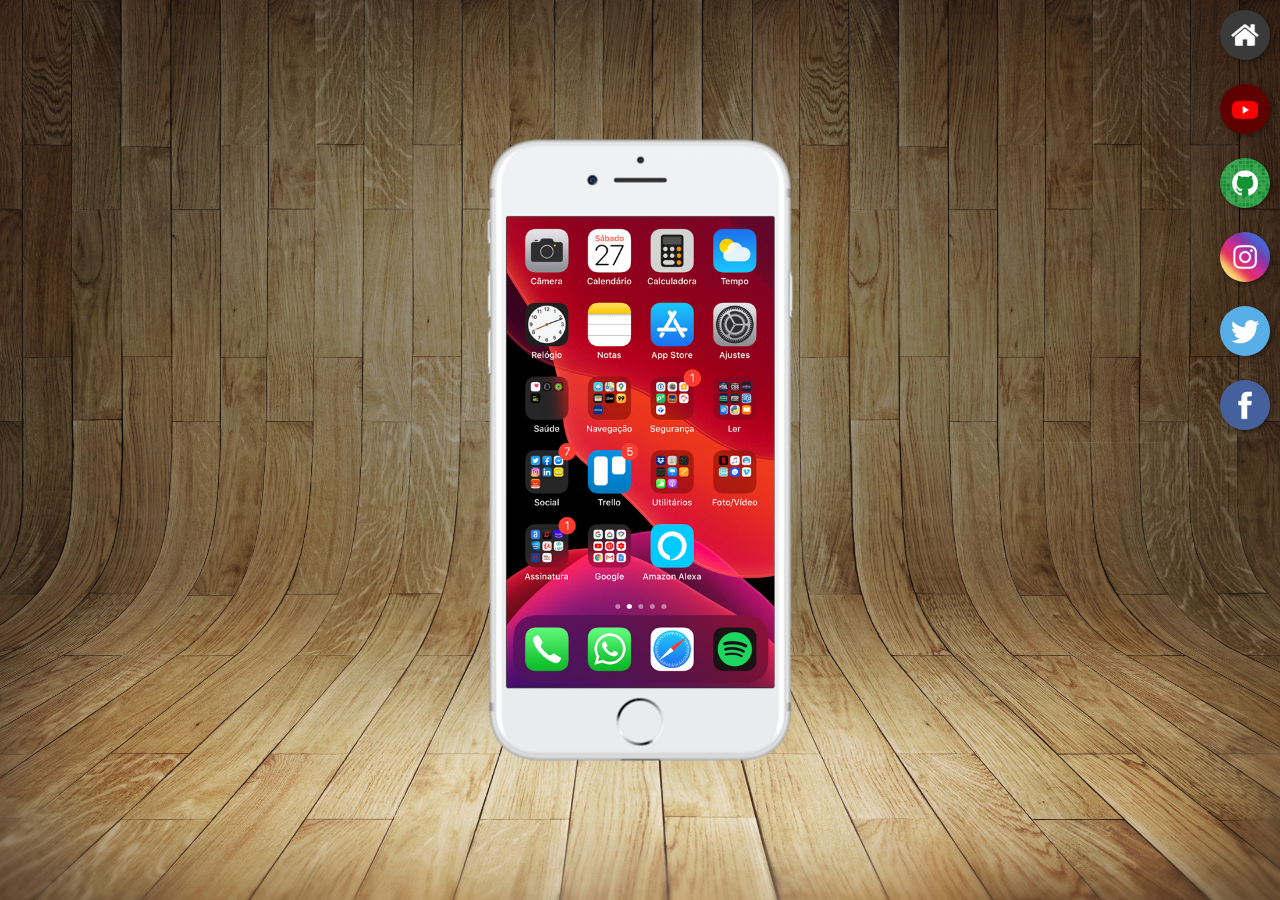
<file: index.html>
<!DOCTYPE html>
<html lang="pt-br">
<head>
    <meta charset="UTF-8">
    <meta name="viewport" content="width=device-width, initial-scale=1.0">
    <link rel="shortcut icon" href="favicon.ico" type="image/x-icon">
    <link rel="stylesheet" href="estilos/style.css">
    <title>Projeto Redes Sociais</title>
</head>
<body>
    <main>
        <section id="telefone">
            <iframe src="home.html" name="tela" id="tela" frameborder="0">
                Seu navegador não é compatível com isso
            </iframe>
                
        </section>
        <section id="redes_sociais">    
            <a href="home.html" target="tela"><img src="imagens/logo-home.jpg" alt="Home"></a> <br>
            <a href="youtube.html" target="tela"><img src="imagens/logo-youtube.jpg" alt="Youtube"></a> <br>
            <a href="github.html" target="tela"><img src="imagens/logo-github.jpg" alt="GitHub"></a> <br>
            <a href="instagram.html" target="tela"><img src="imagens/logo-instagram.jpg" alt="Instagram"></a> <br>
            <a href="twitter.html" target="tela"><img src="imagens/logo-twitter.jpg" alt="Twitter"></a> <br>
            <a href="facebook.html" target="tela"><img src="imagens/logo-facebook.jpg" alt="Facebook"></a>
        </section>  
    </main>
</body>
</html>
</file>
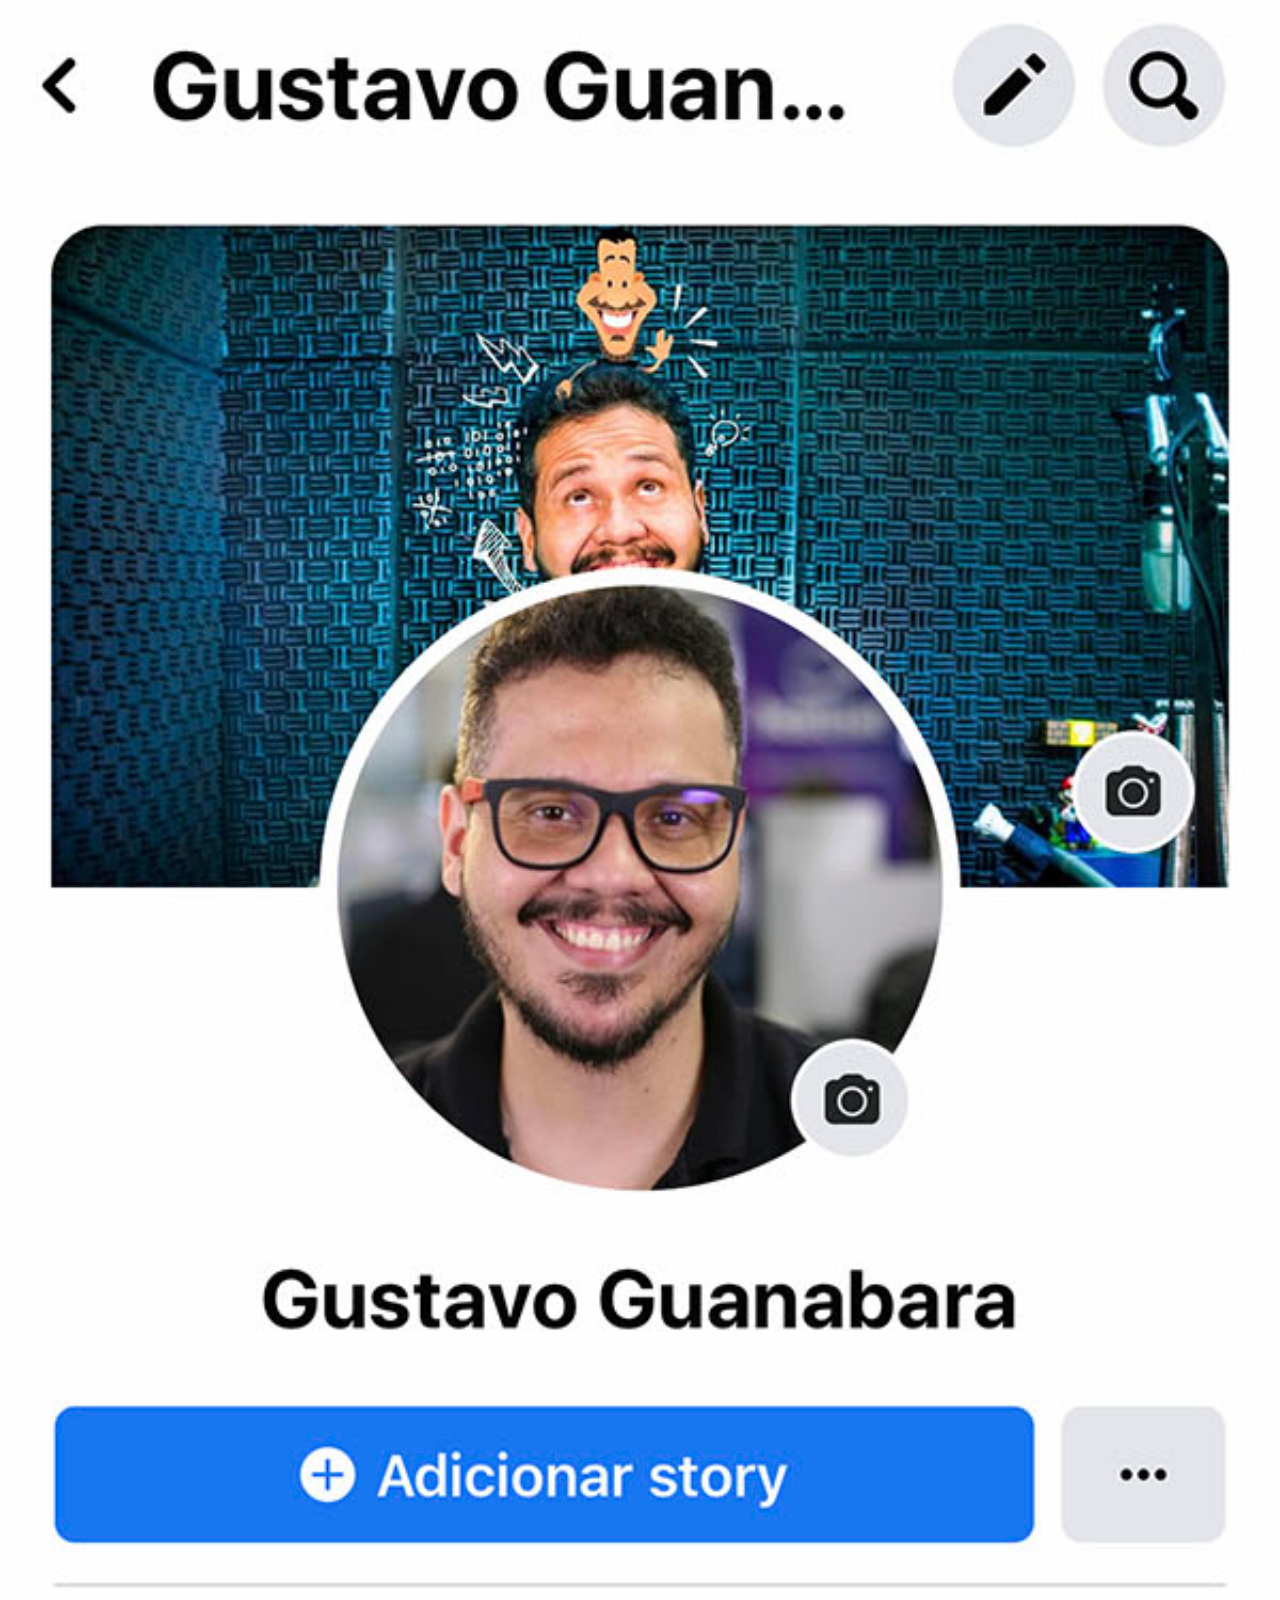
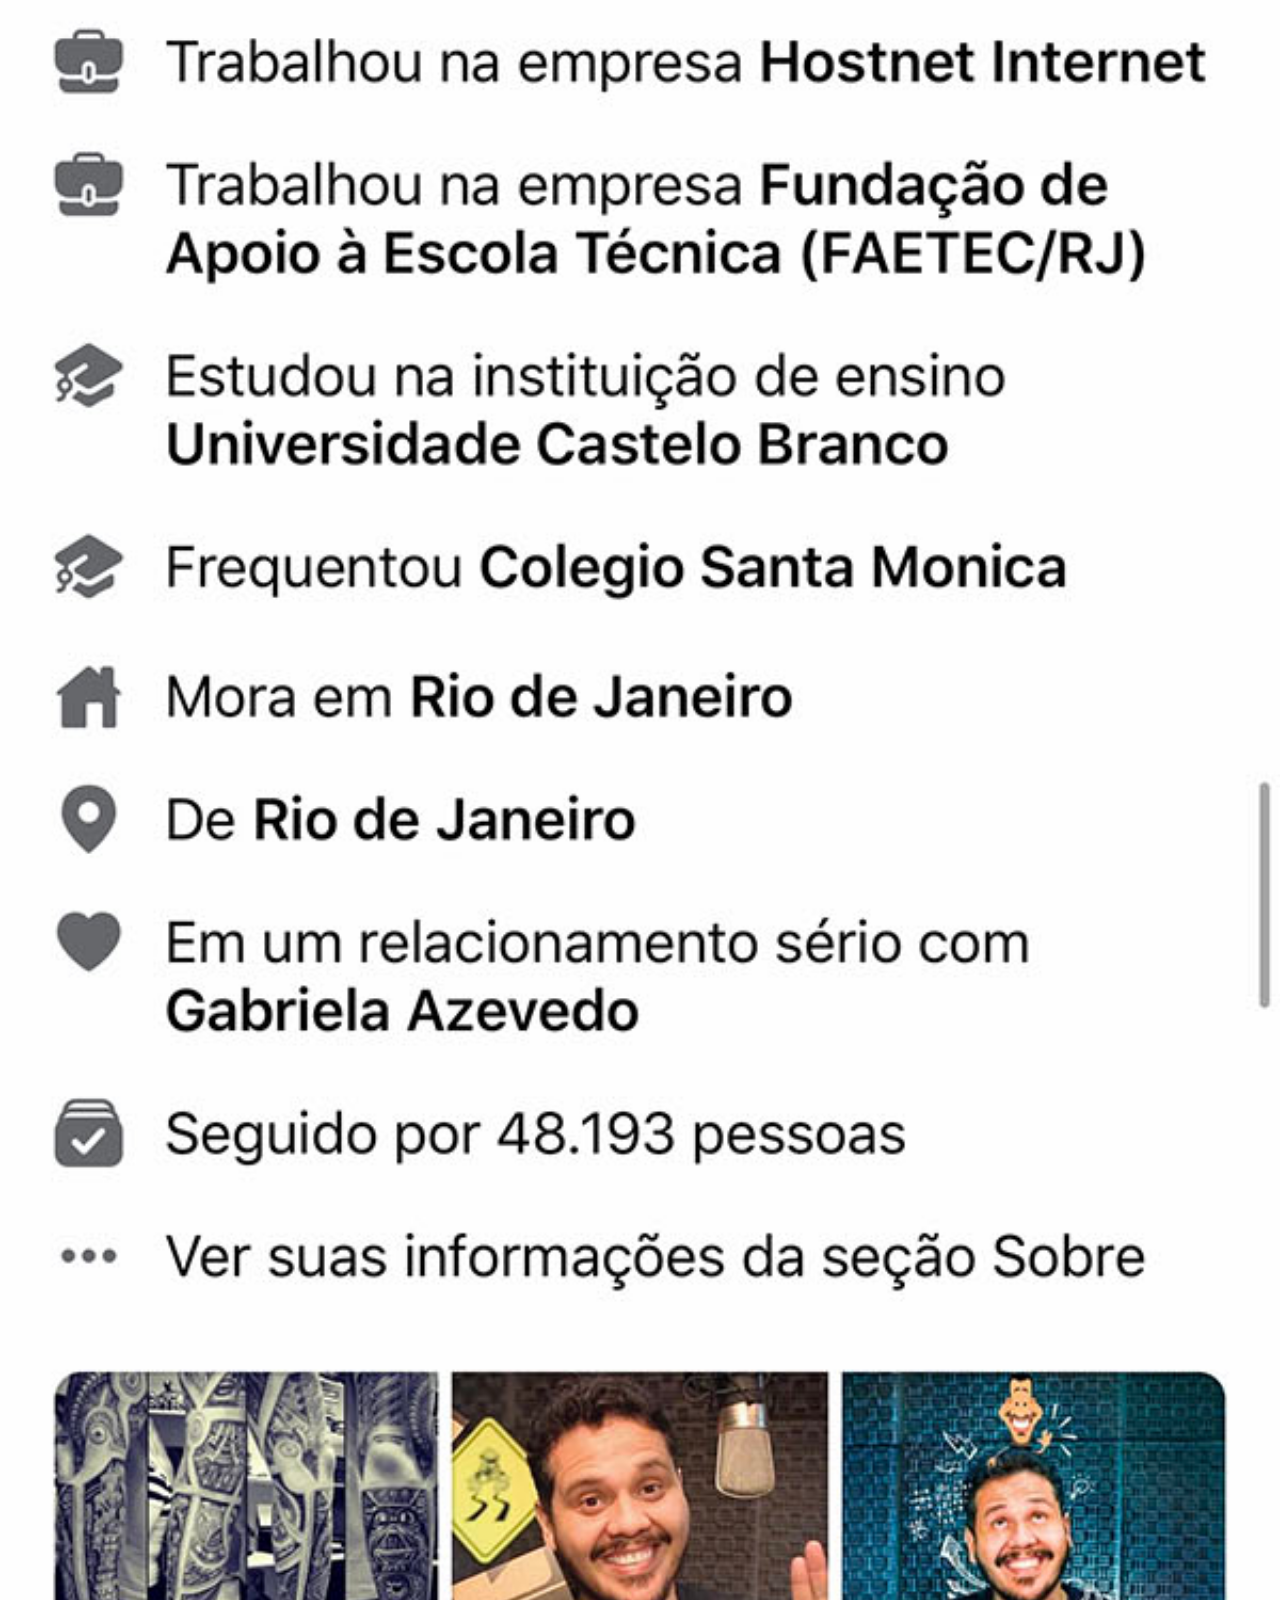
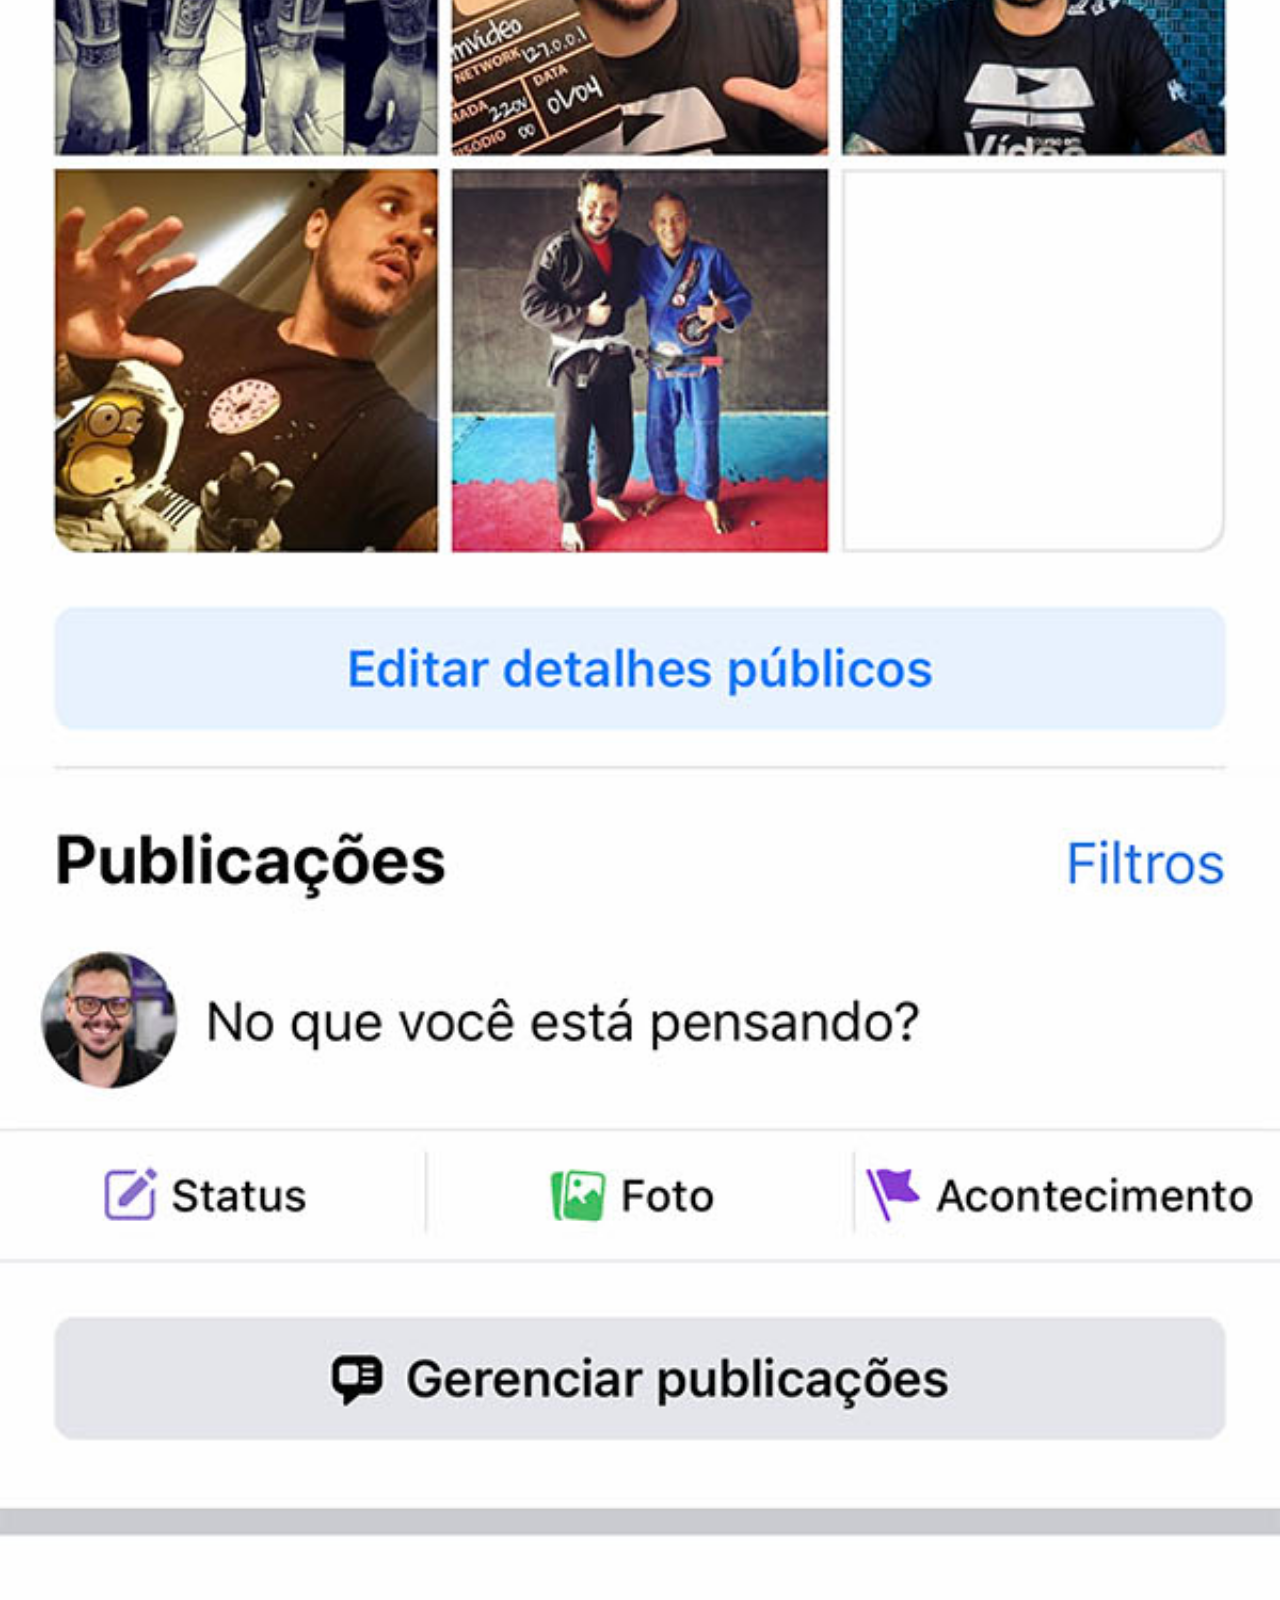
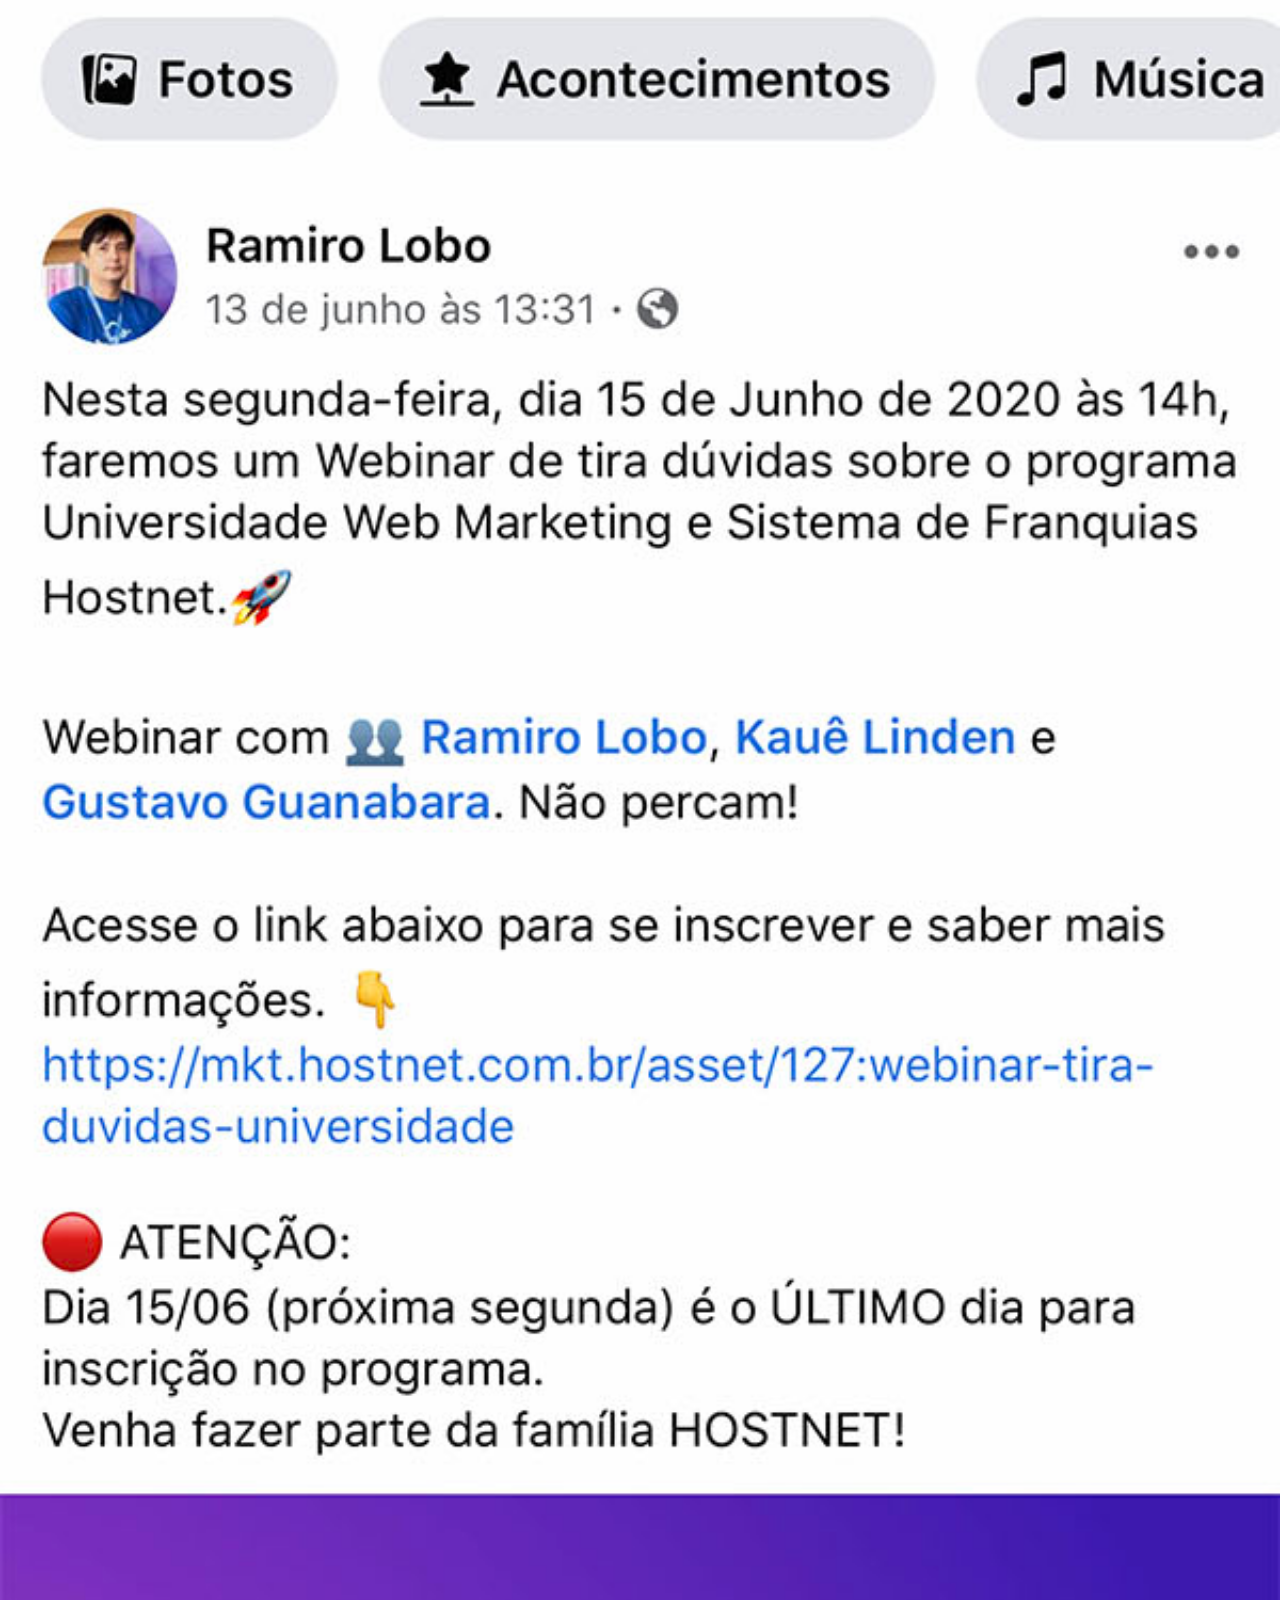
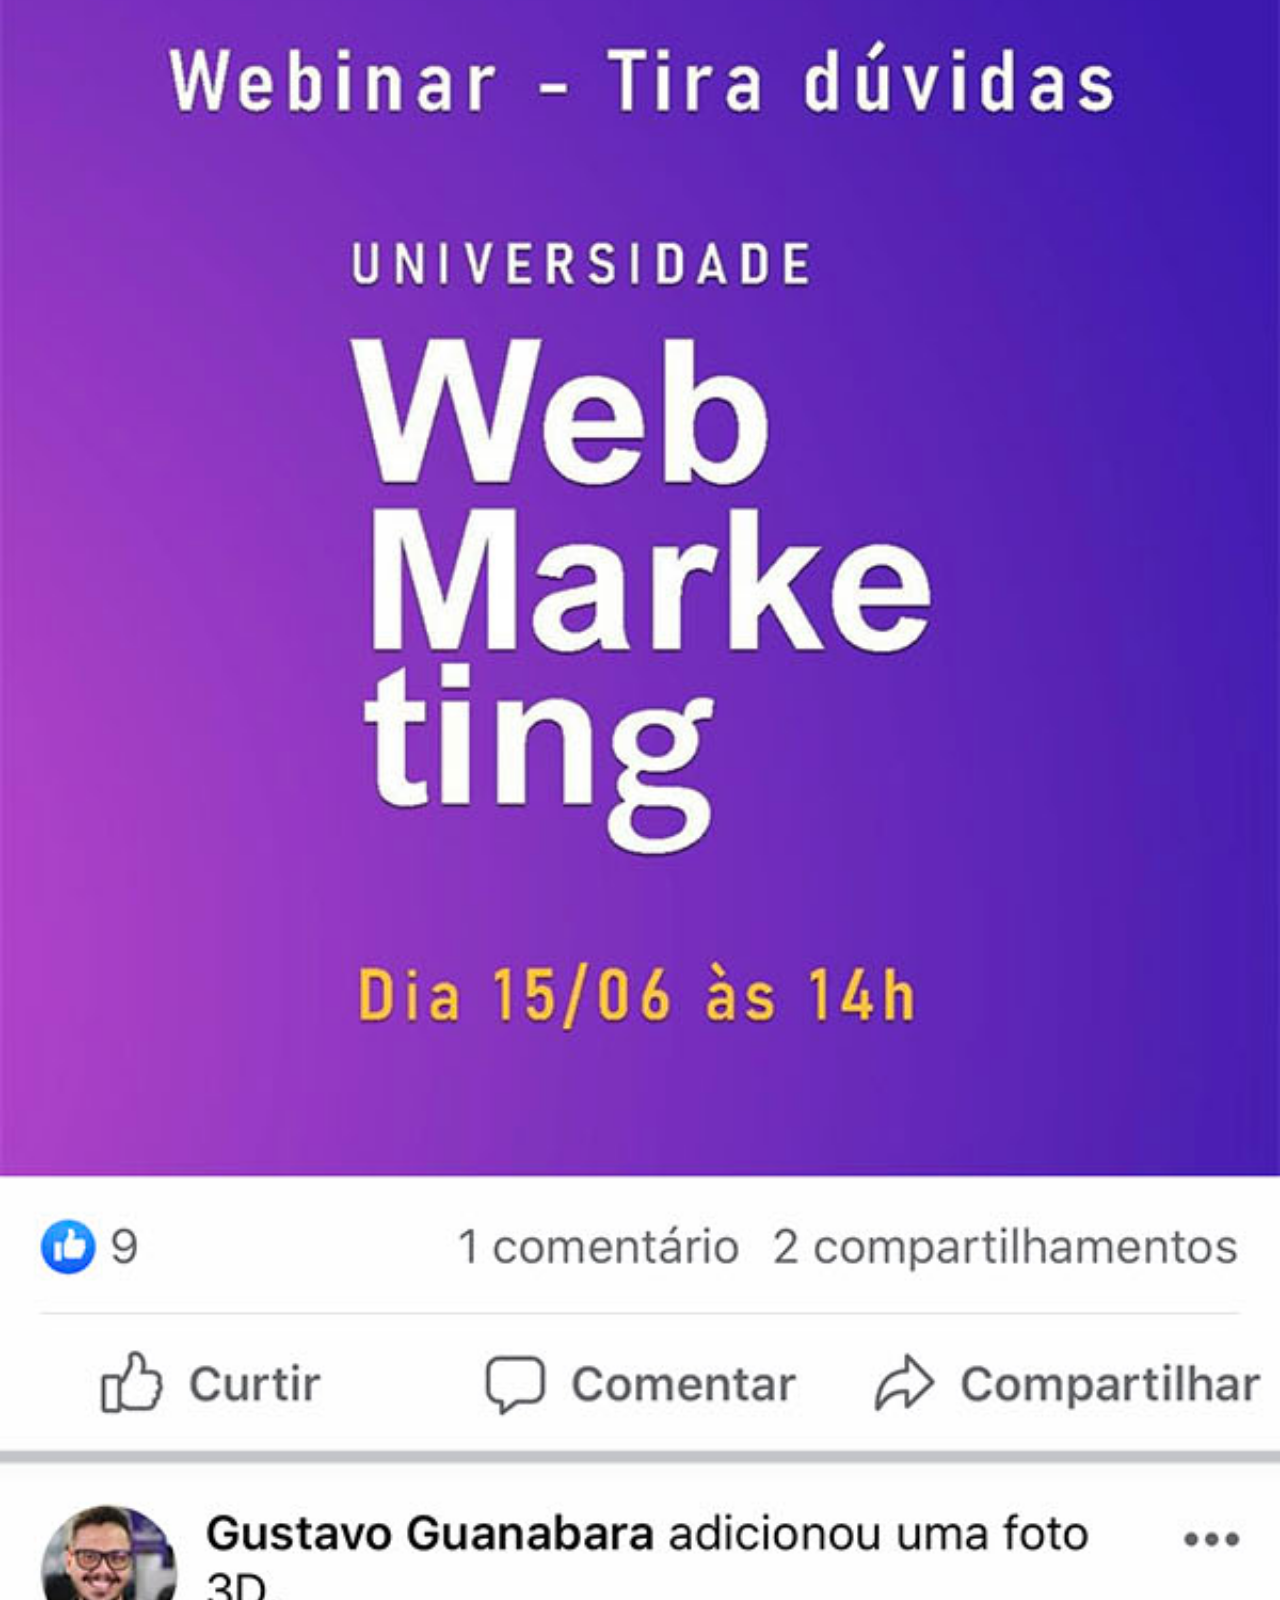
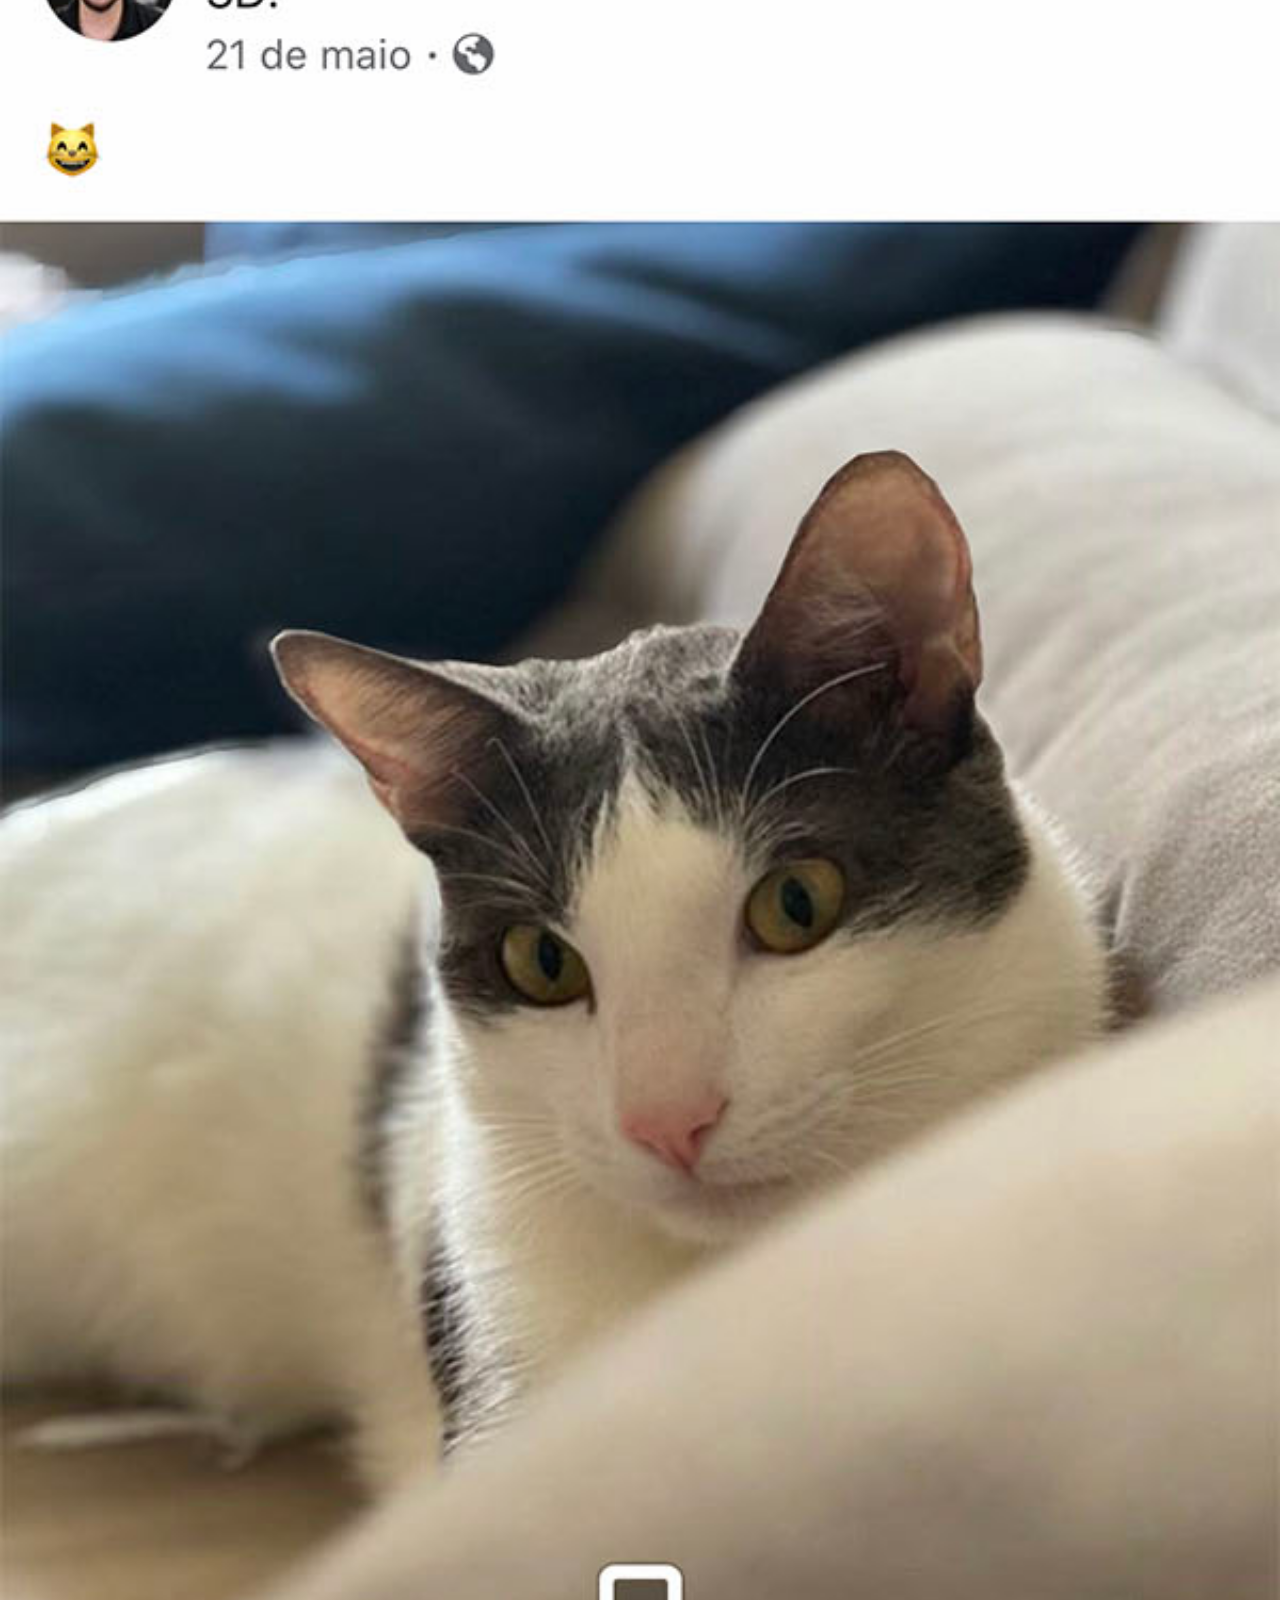
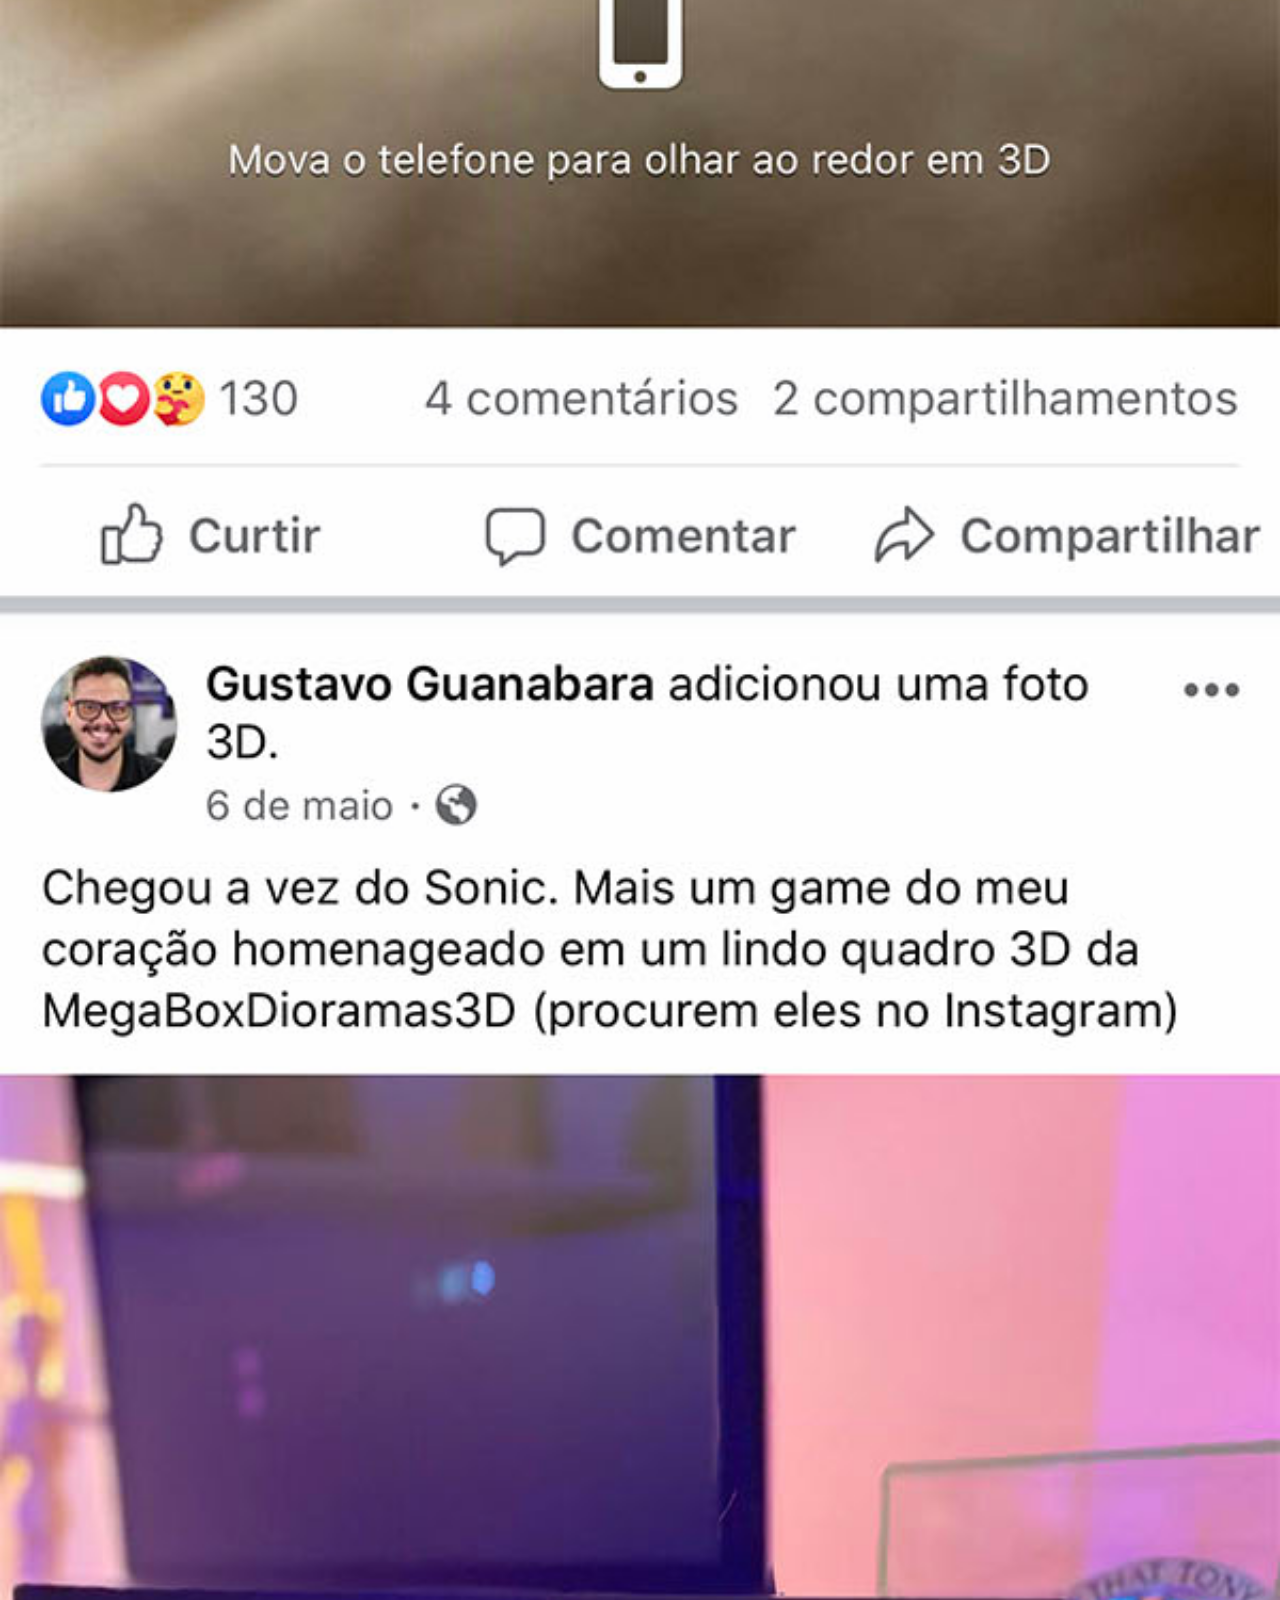
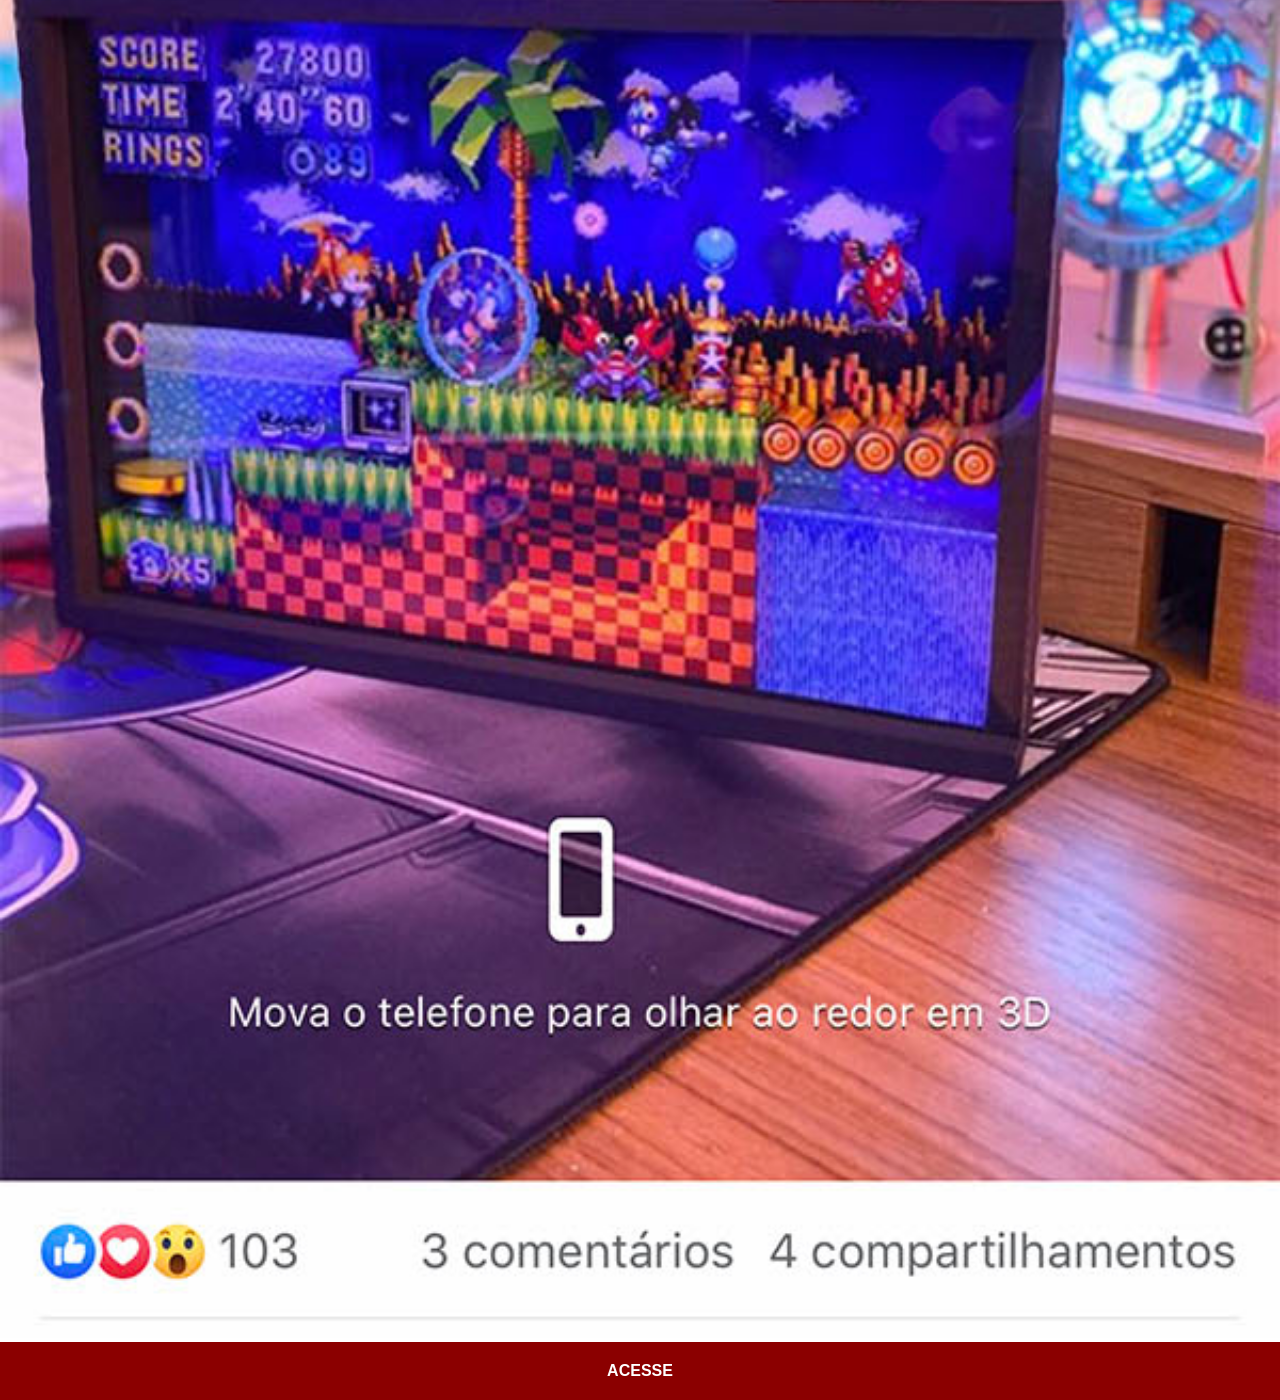
<file: facebook.html>
<!DOCTYPE html>
<html lang="pt-br">
<head>
    <meta charset="UTF-8">
    <meta name="viewport" content="width=device-width, initial-scale=1.0">
    <title>Facebook</title>
    <link rel="stylesheet" href="estilos/social.css">
</head>
<body>
    <img src="imagens/tela-facebook.jpg" alt="Facebook">
    <a href="https://www.facebook.com/gustavoguanabara/?locale=pt_BR" target="_blank">ACESSE</a>
</body>
</html>
</file>
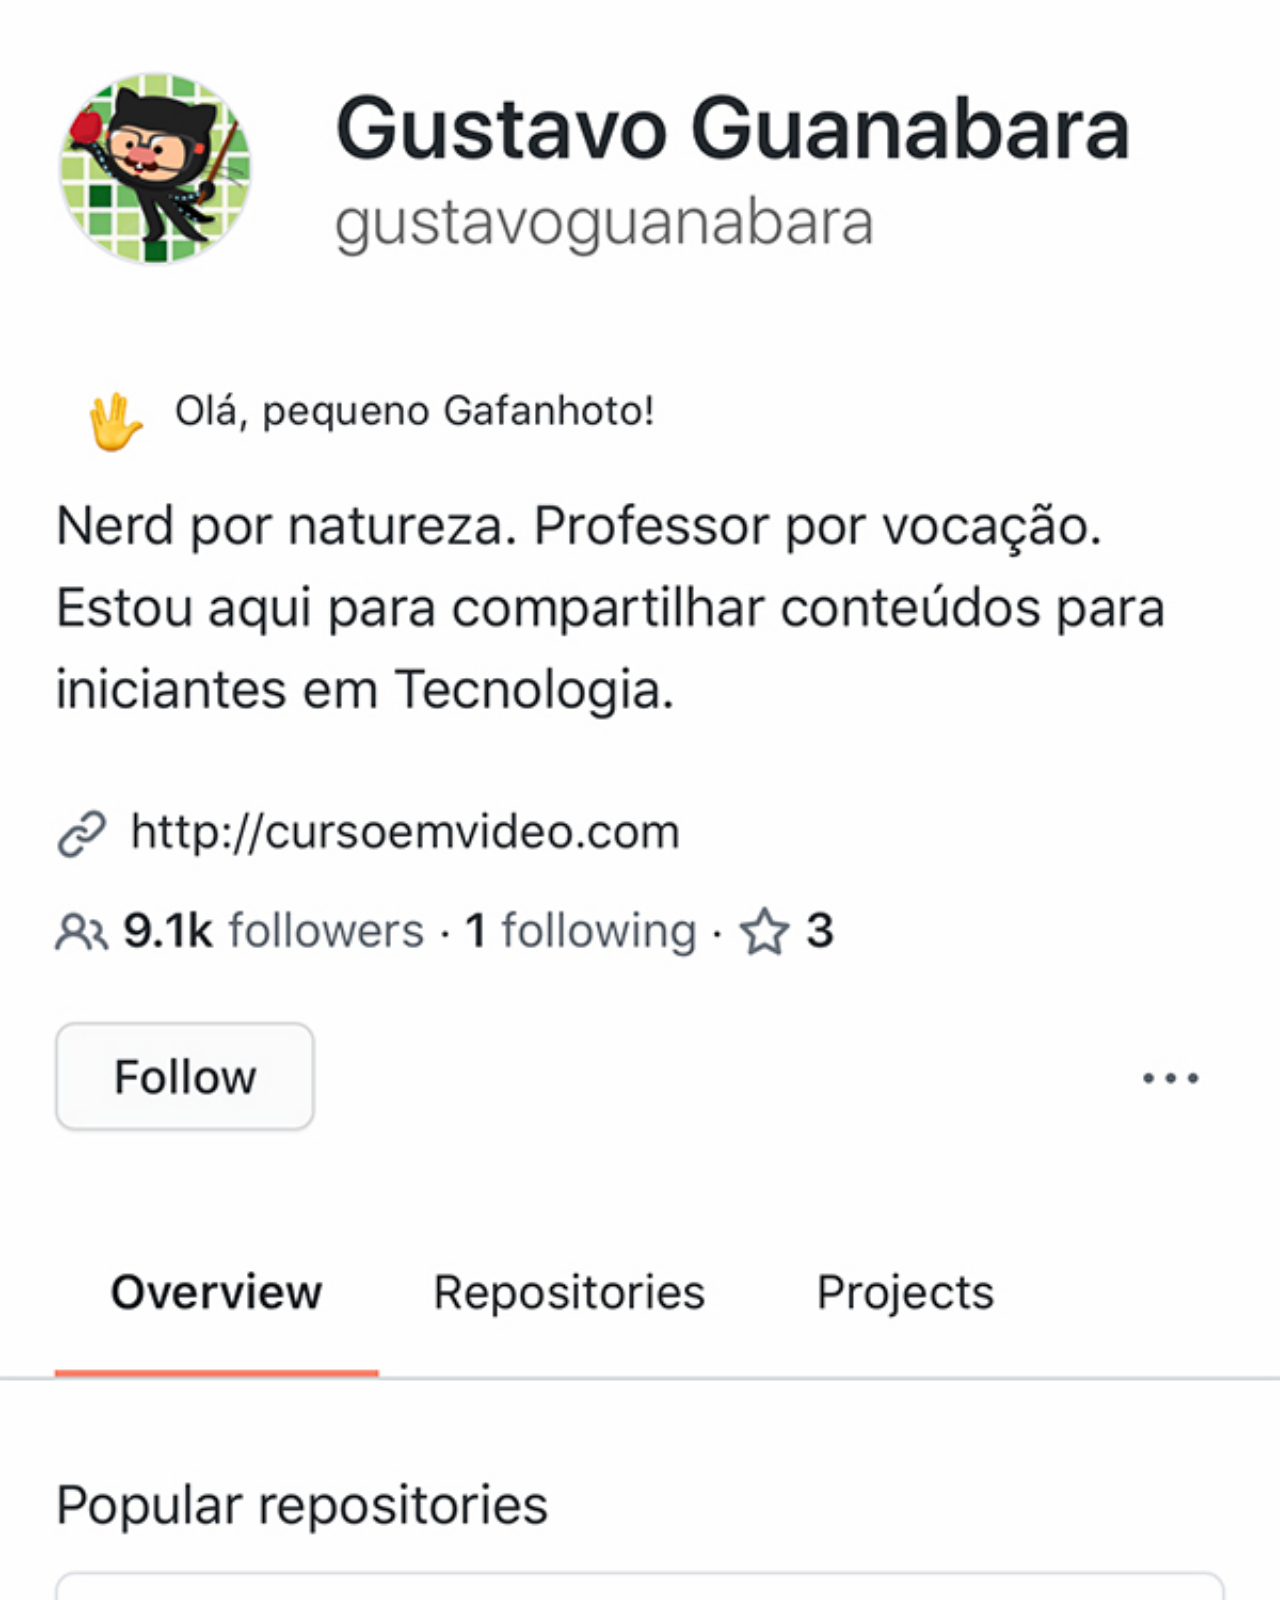
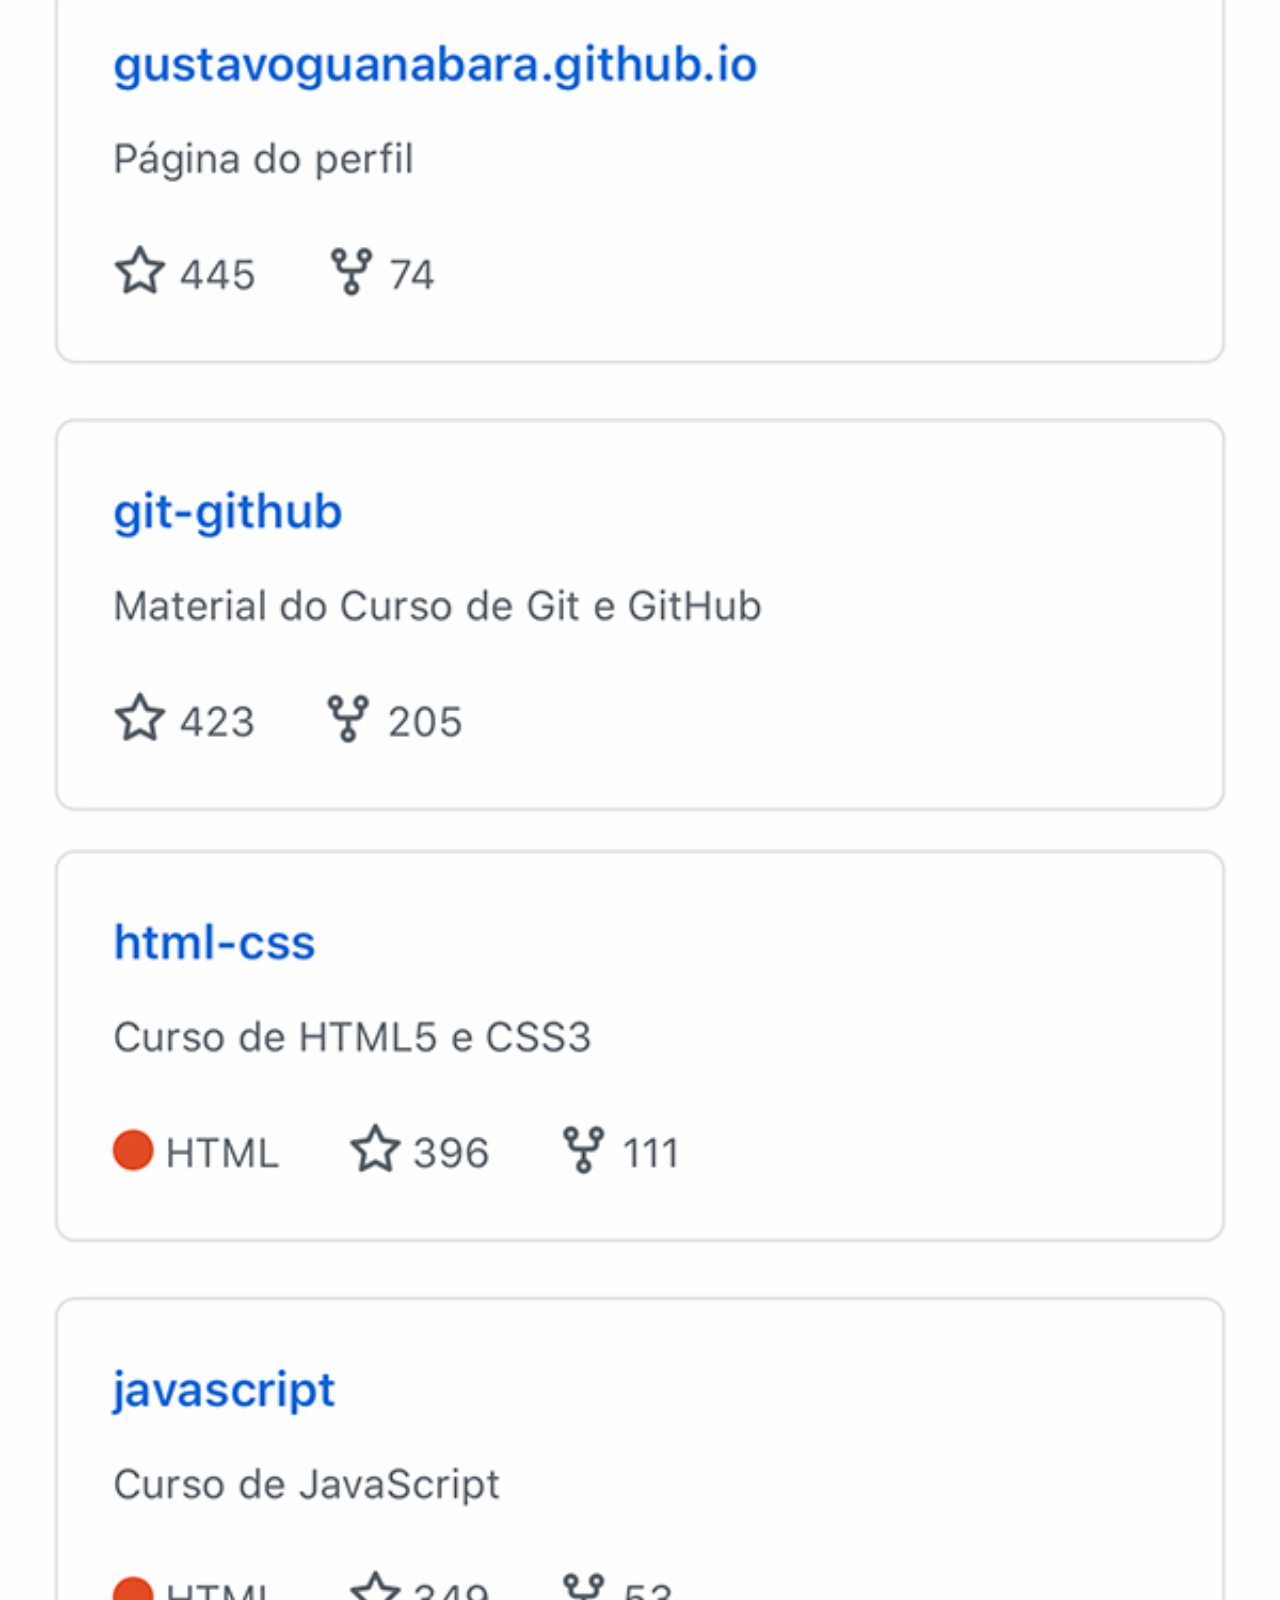
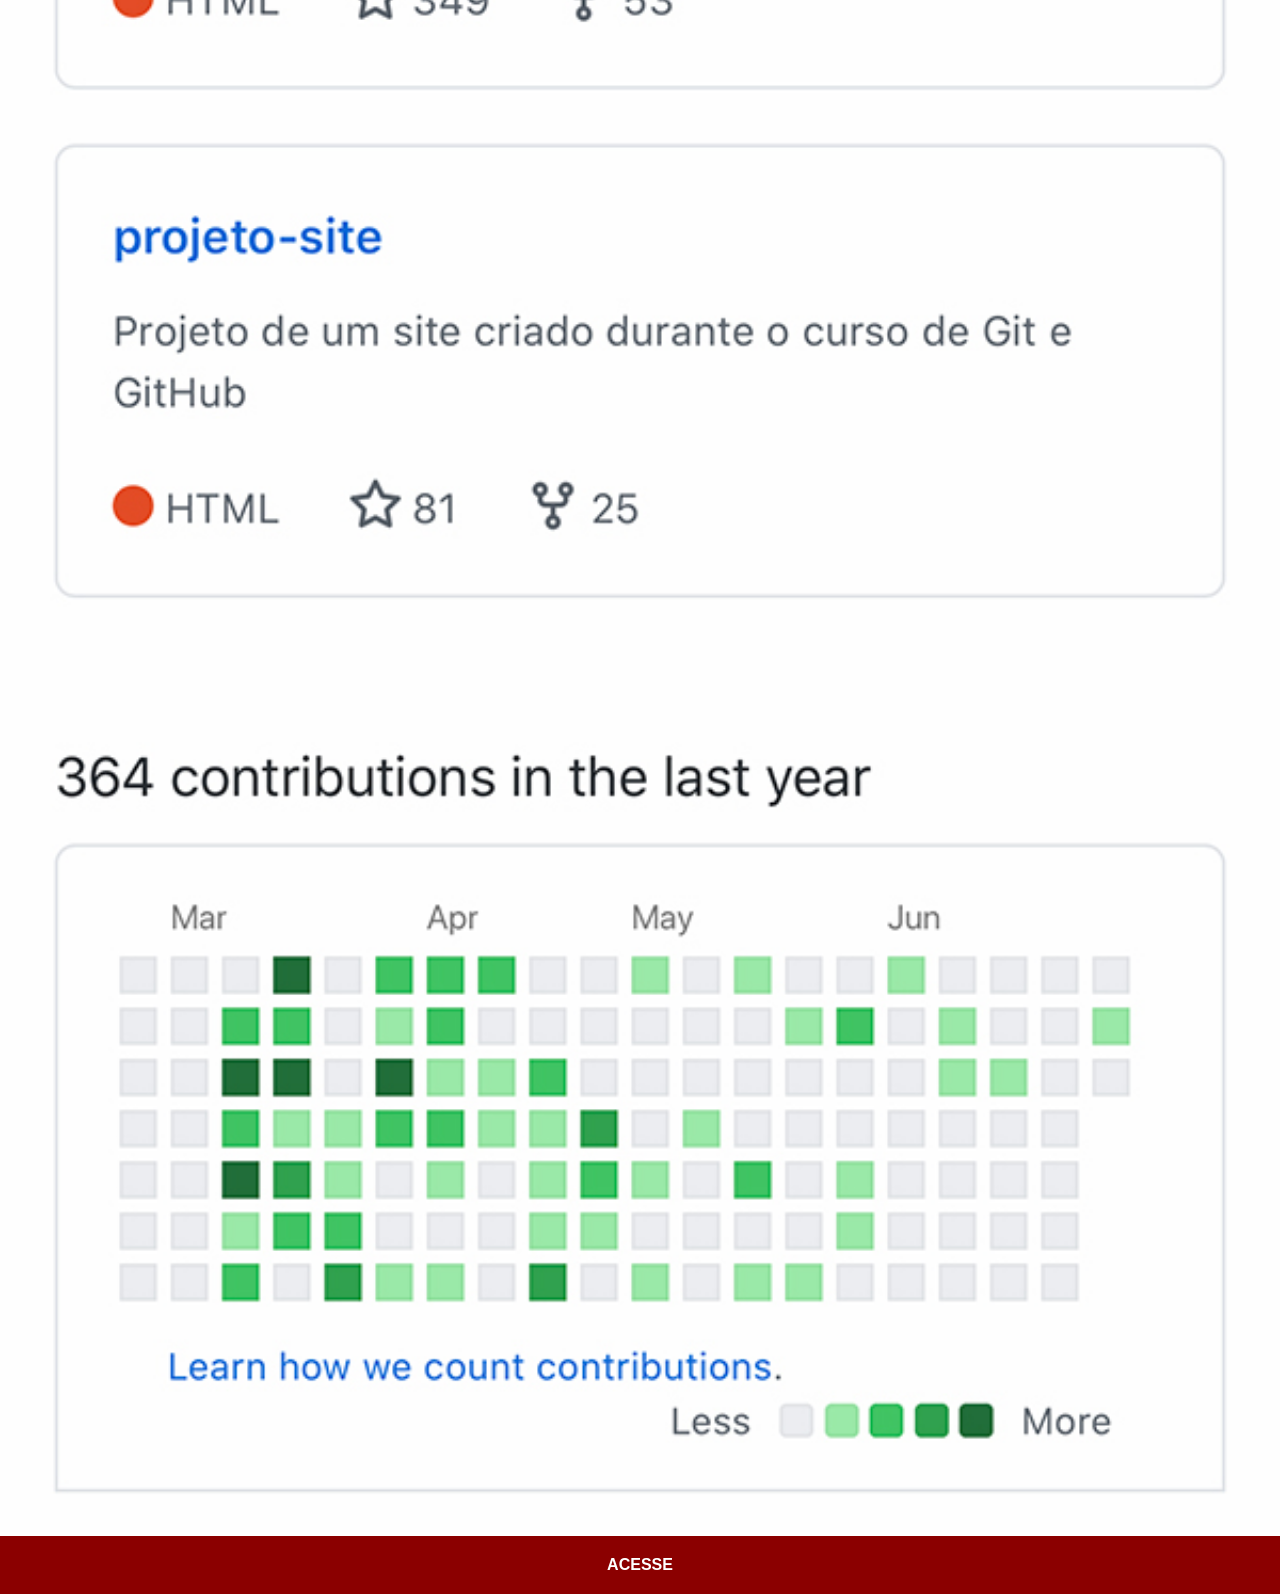
<file: github.html>
<!DOCTYPE html>
<html lang="pt-br">
<head>
    <meta charset="UTF-8">
    <meta name="viewport" content="width=device-width, initial-scale=1.0">
    <title>GitHub</title>
    <link rel="stylesheet" href="estilos/social.css">
</head>
<body>
    <img src="imagens/tela-github.jpg" alt="GitHub">
    <a href="https://github.com/gustavoguanabara" target="_blank">ACESSE</a>
</body>
</html>
</file>
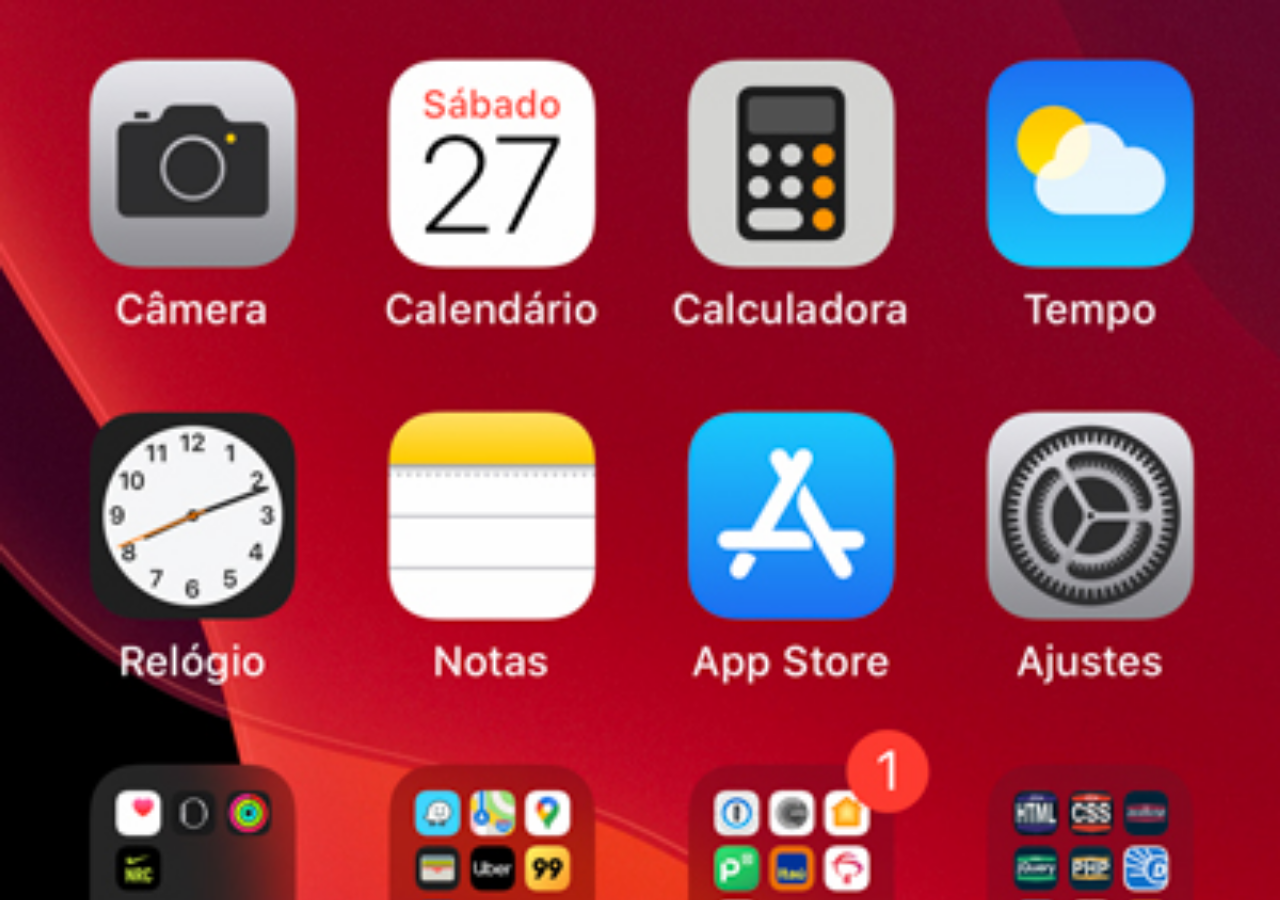
<file: home.html>
<!DOCTYPE html>
<html lang="pt-br">
<head>
    <meta charset="UTF-8">
    <meta name="viewport" content="width=device-width, initial-scale=1.0">
    <title>Home</title>
    <style>
        *{
            margin: 0;
            padding: 0;        
        }

        body{
            height: 100vh;
            width: 100vw;
            background: black url('imagens/tela-home.jpg') no-repeat top center;
            background-size: cover;
        }
    </style>
</head>
<body>
    
</body>
</html>
</file>
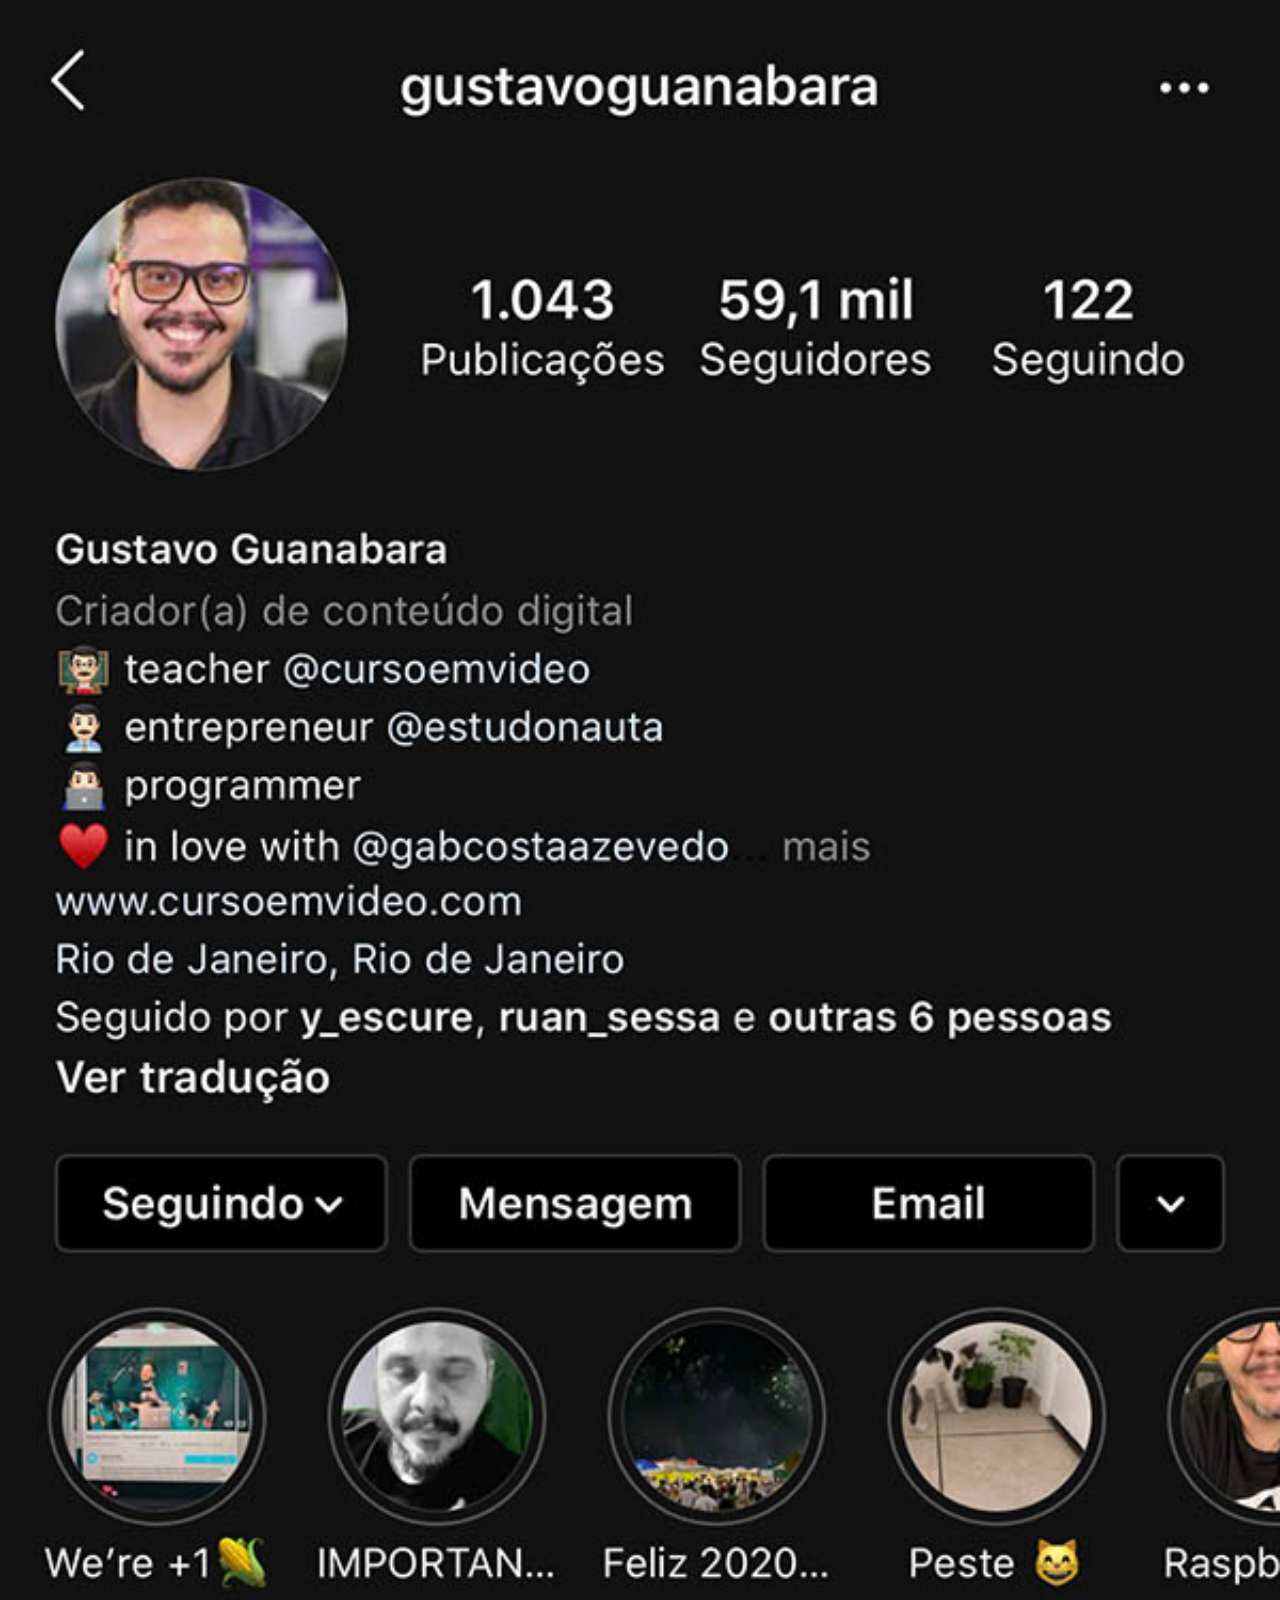
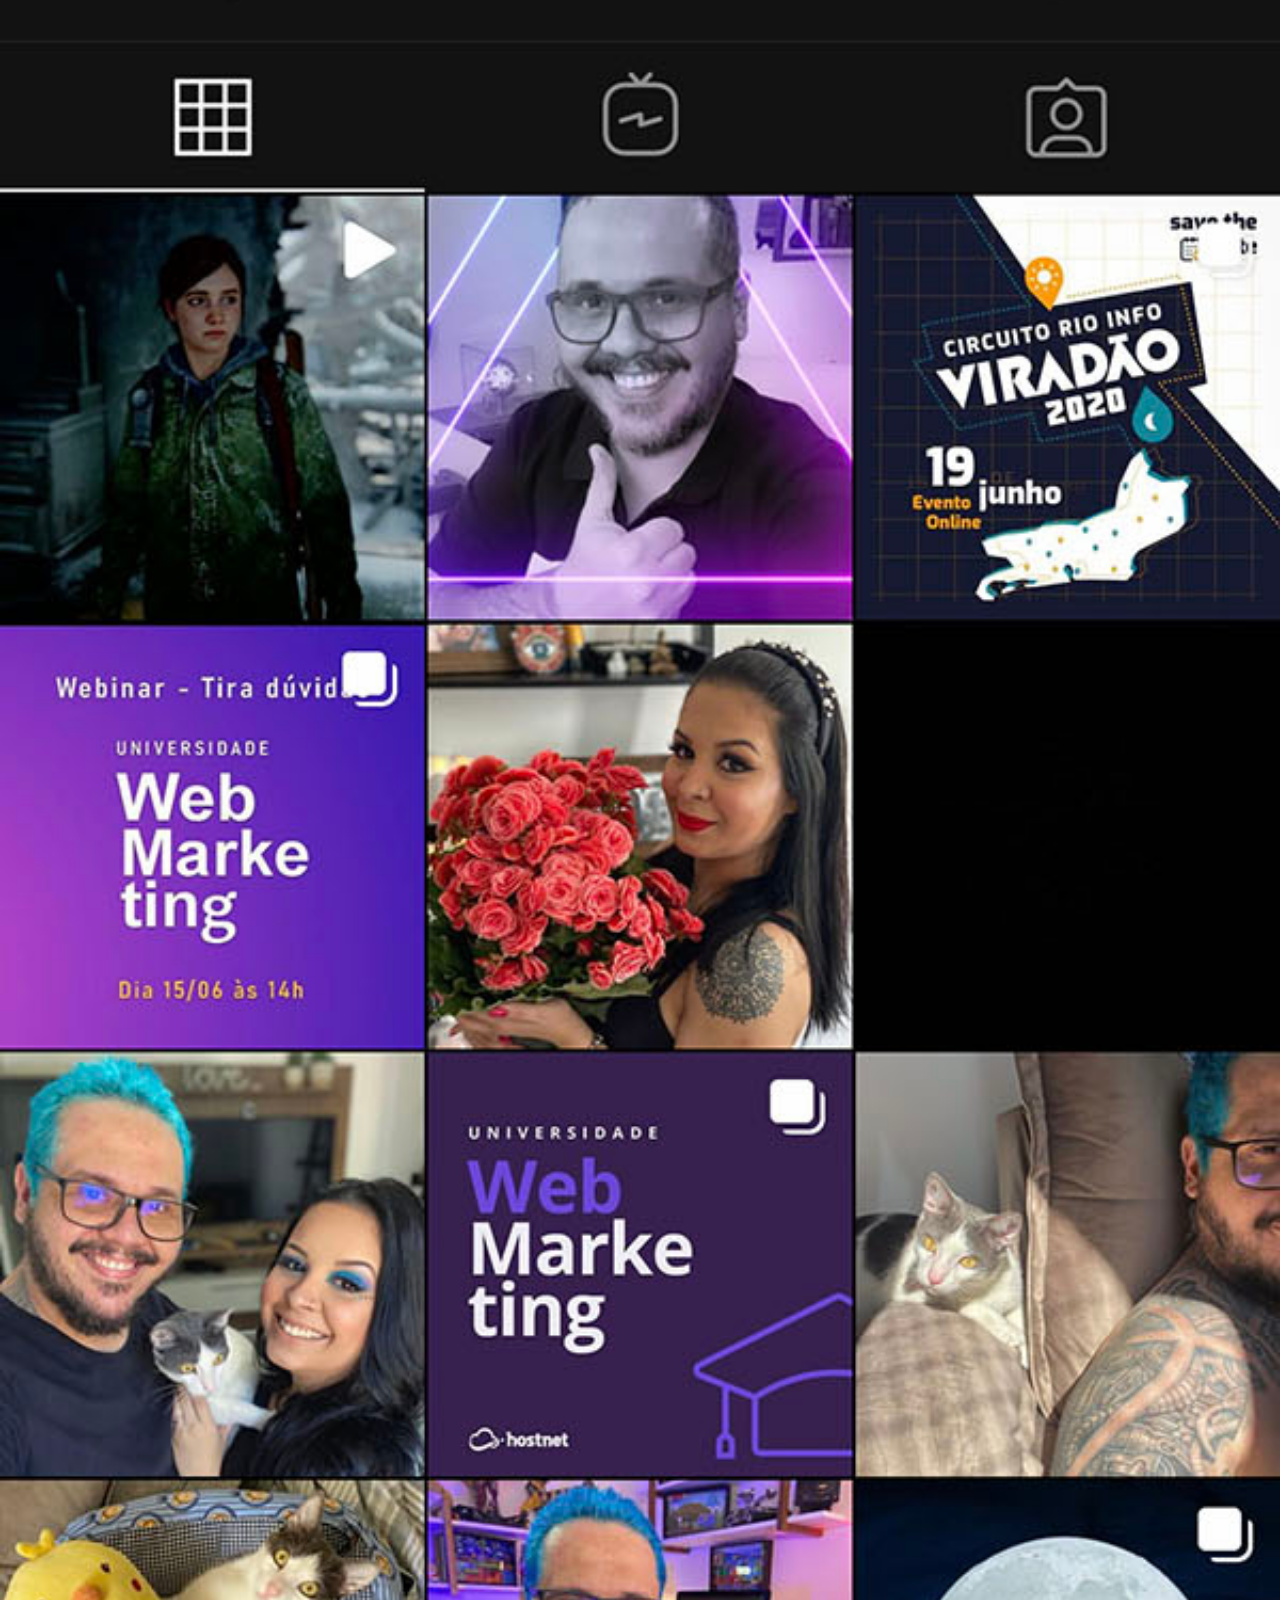
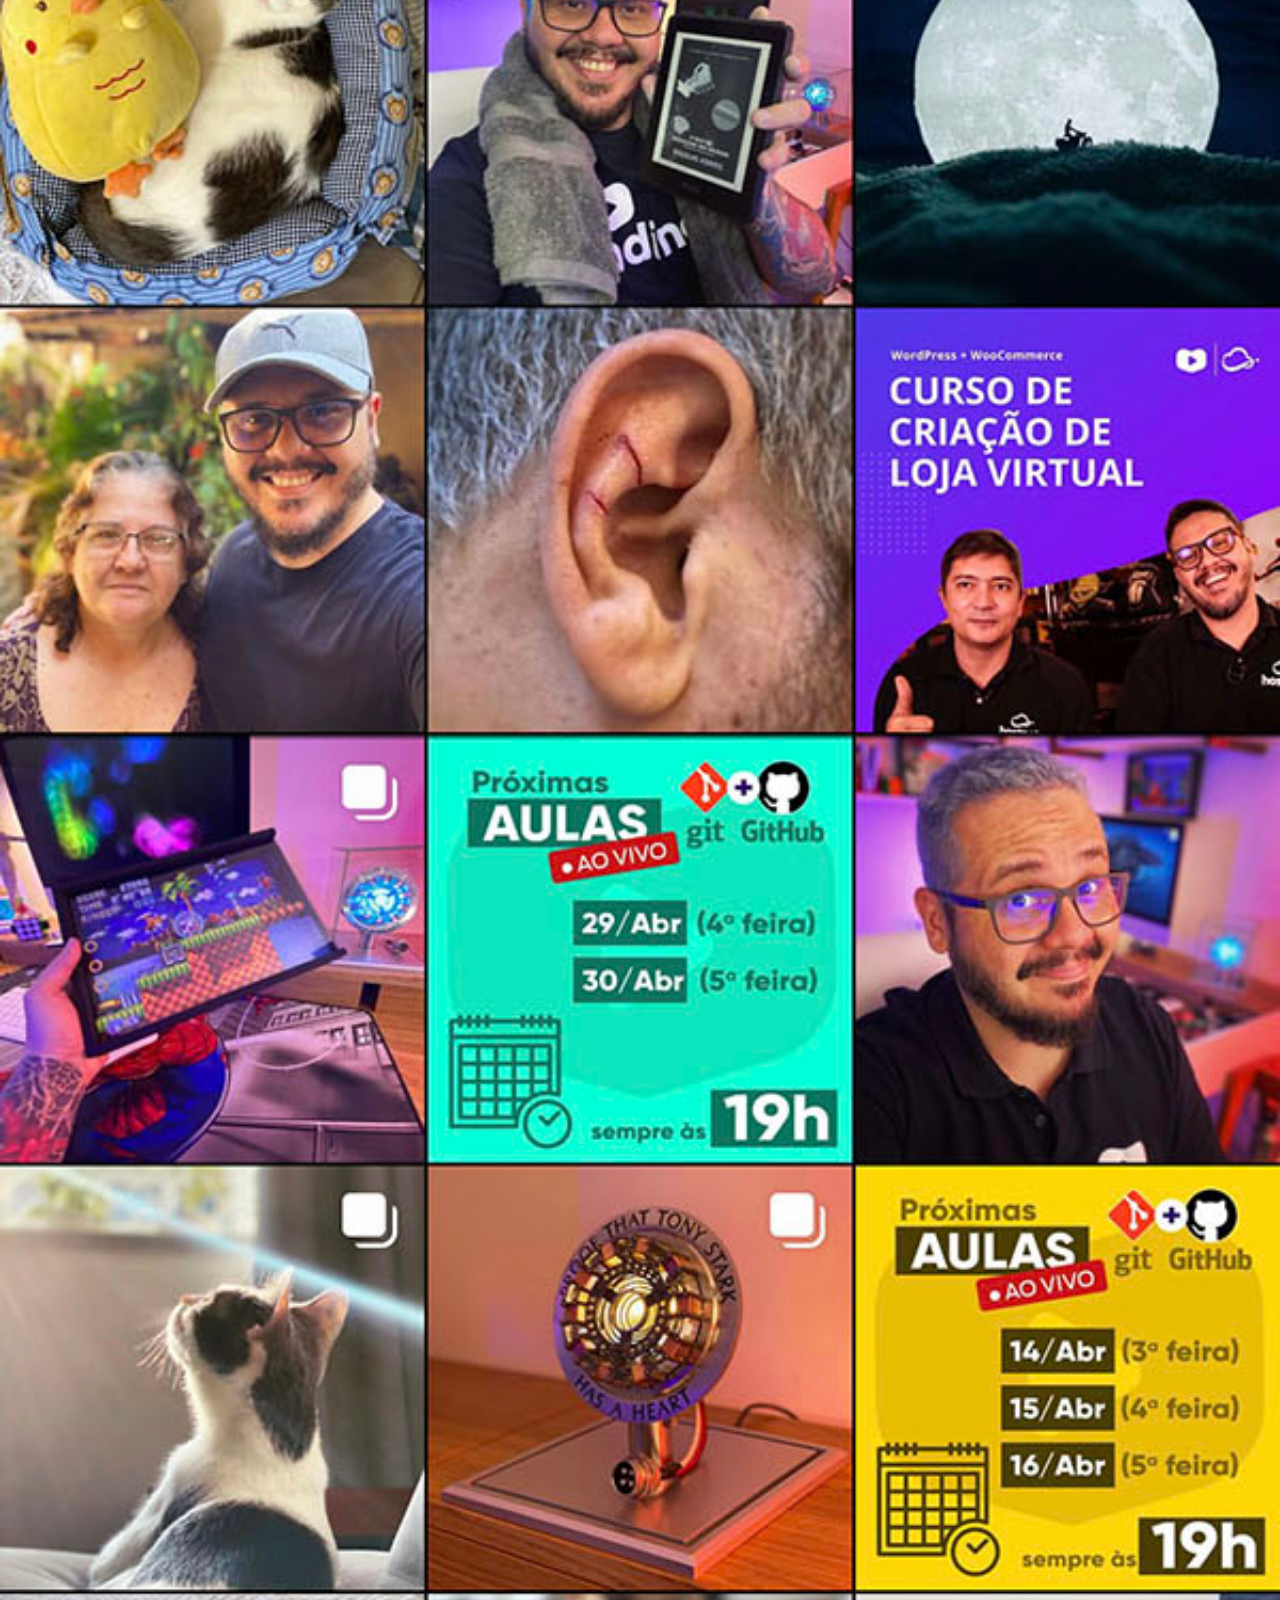
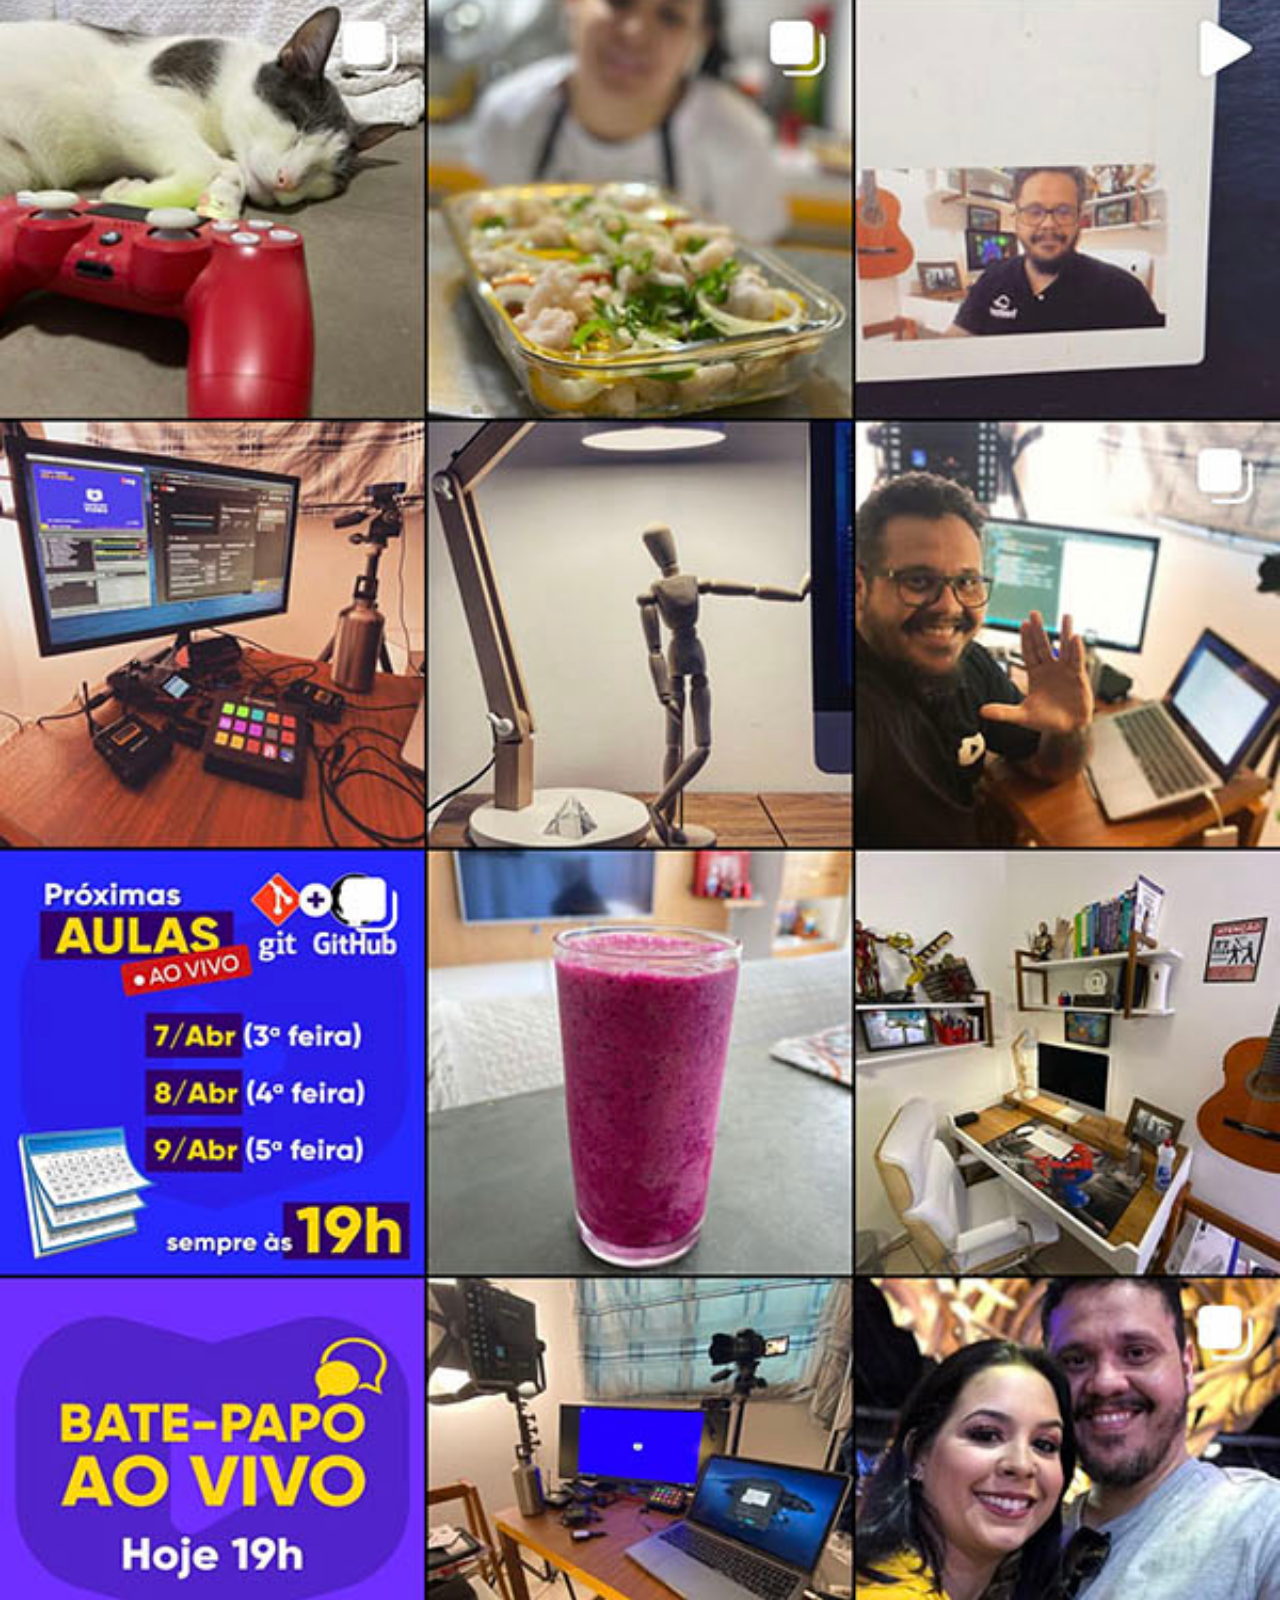
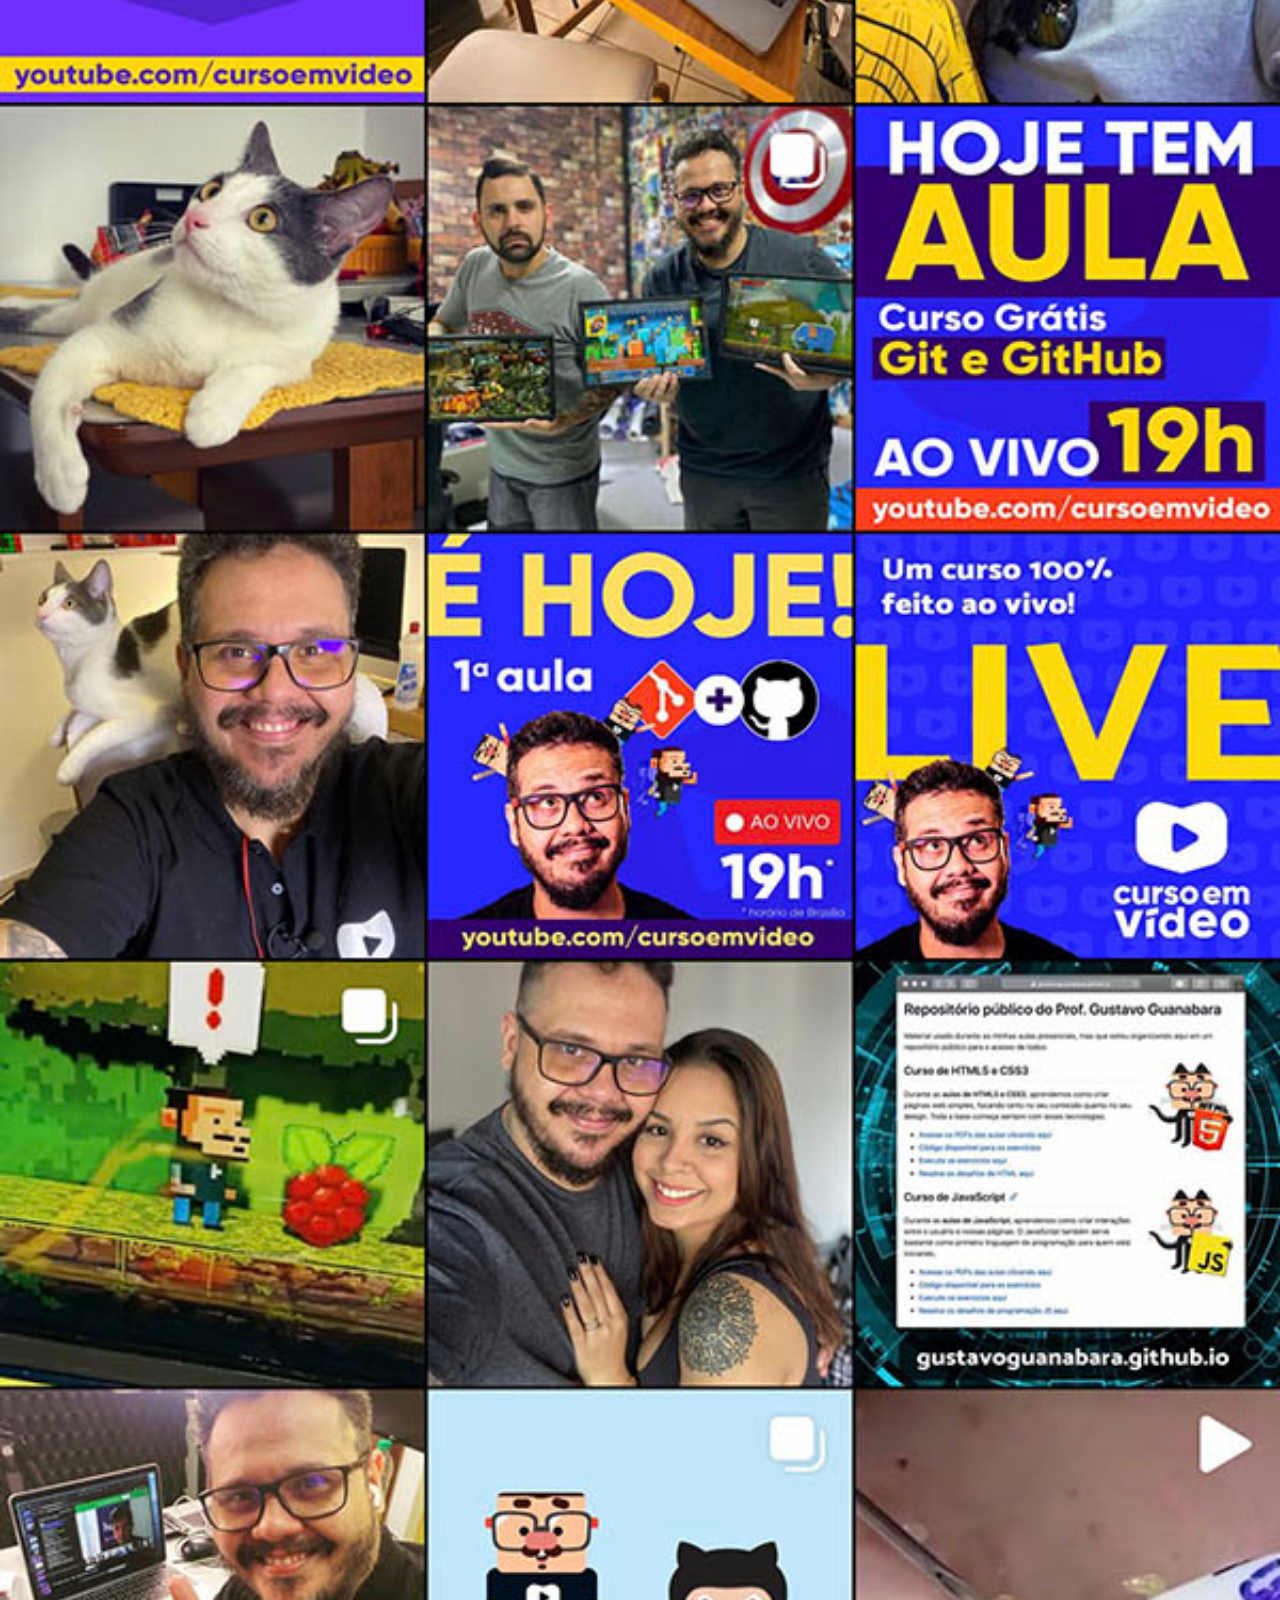
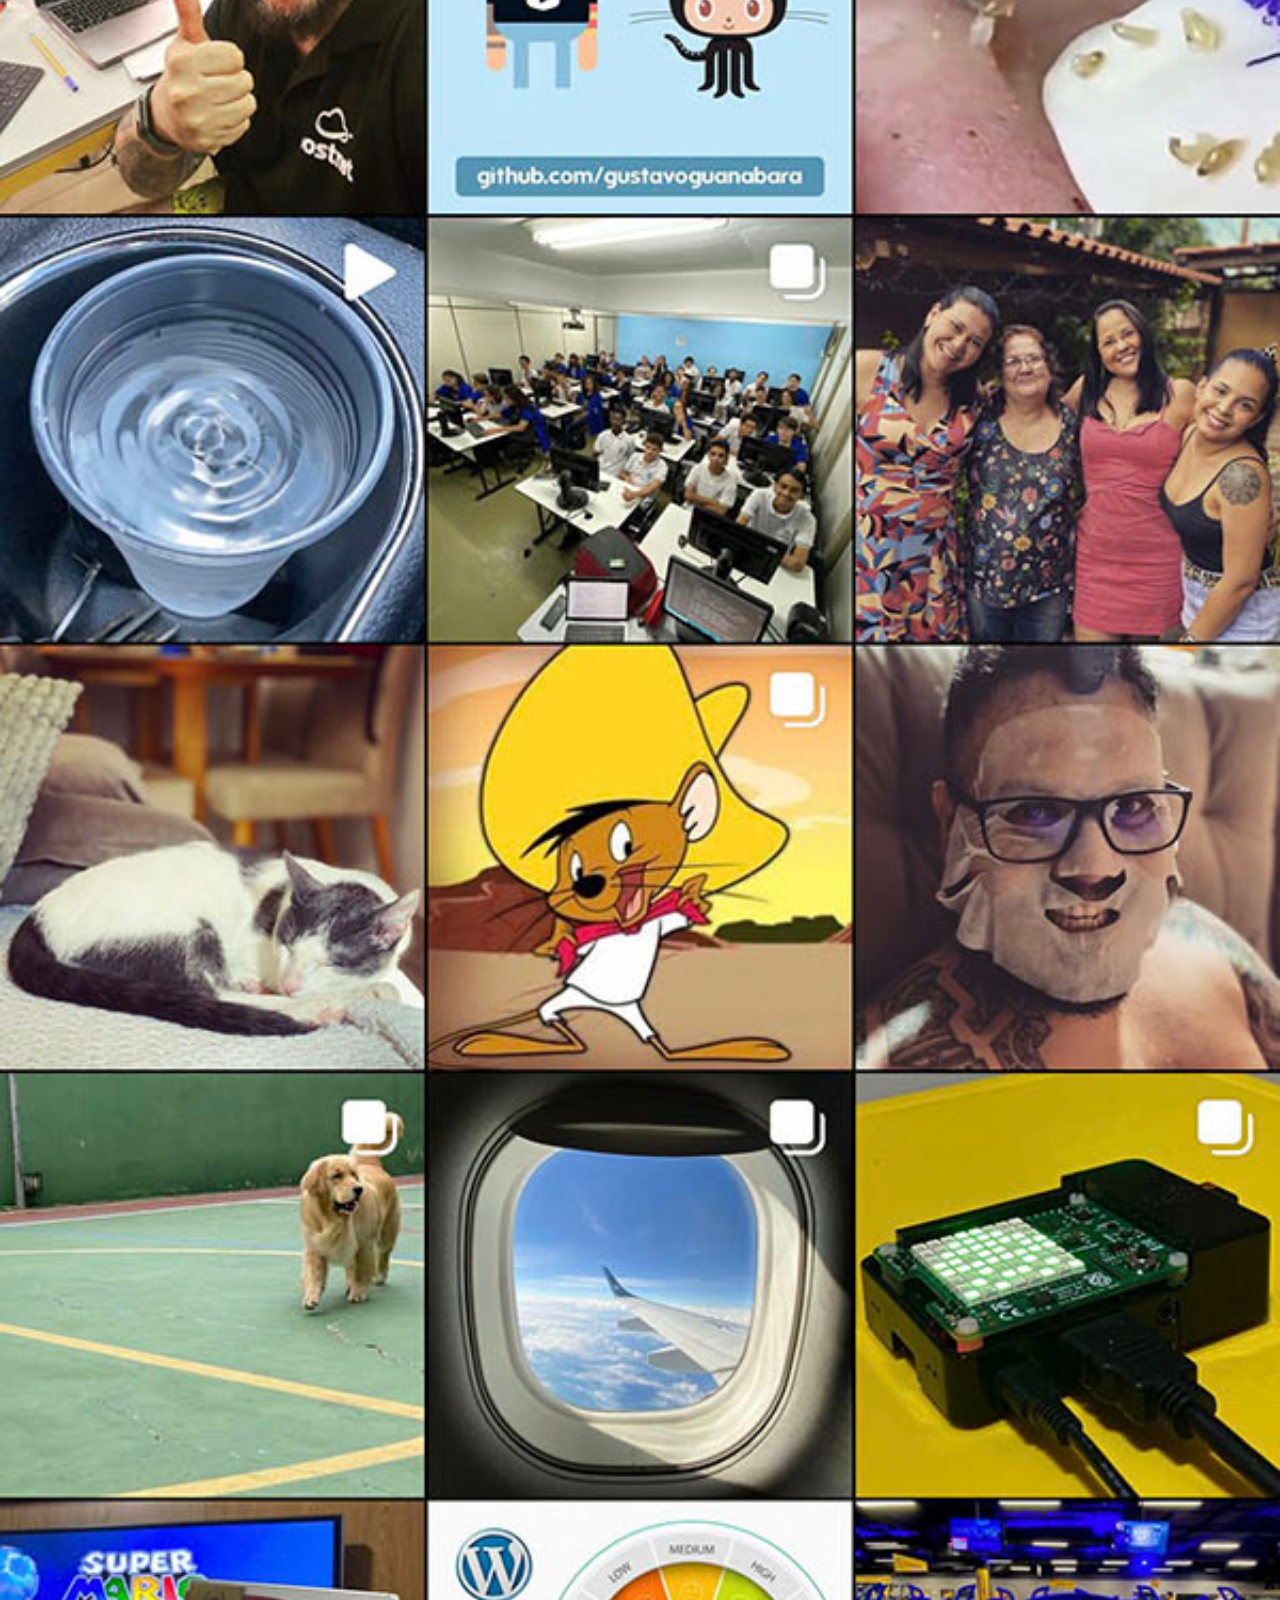
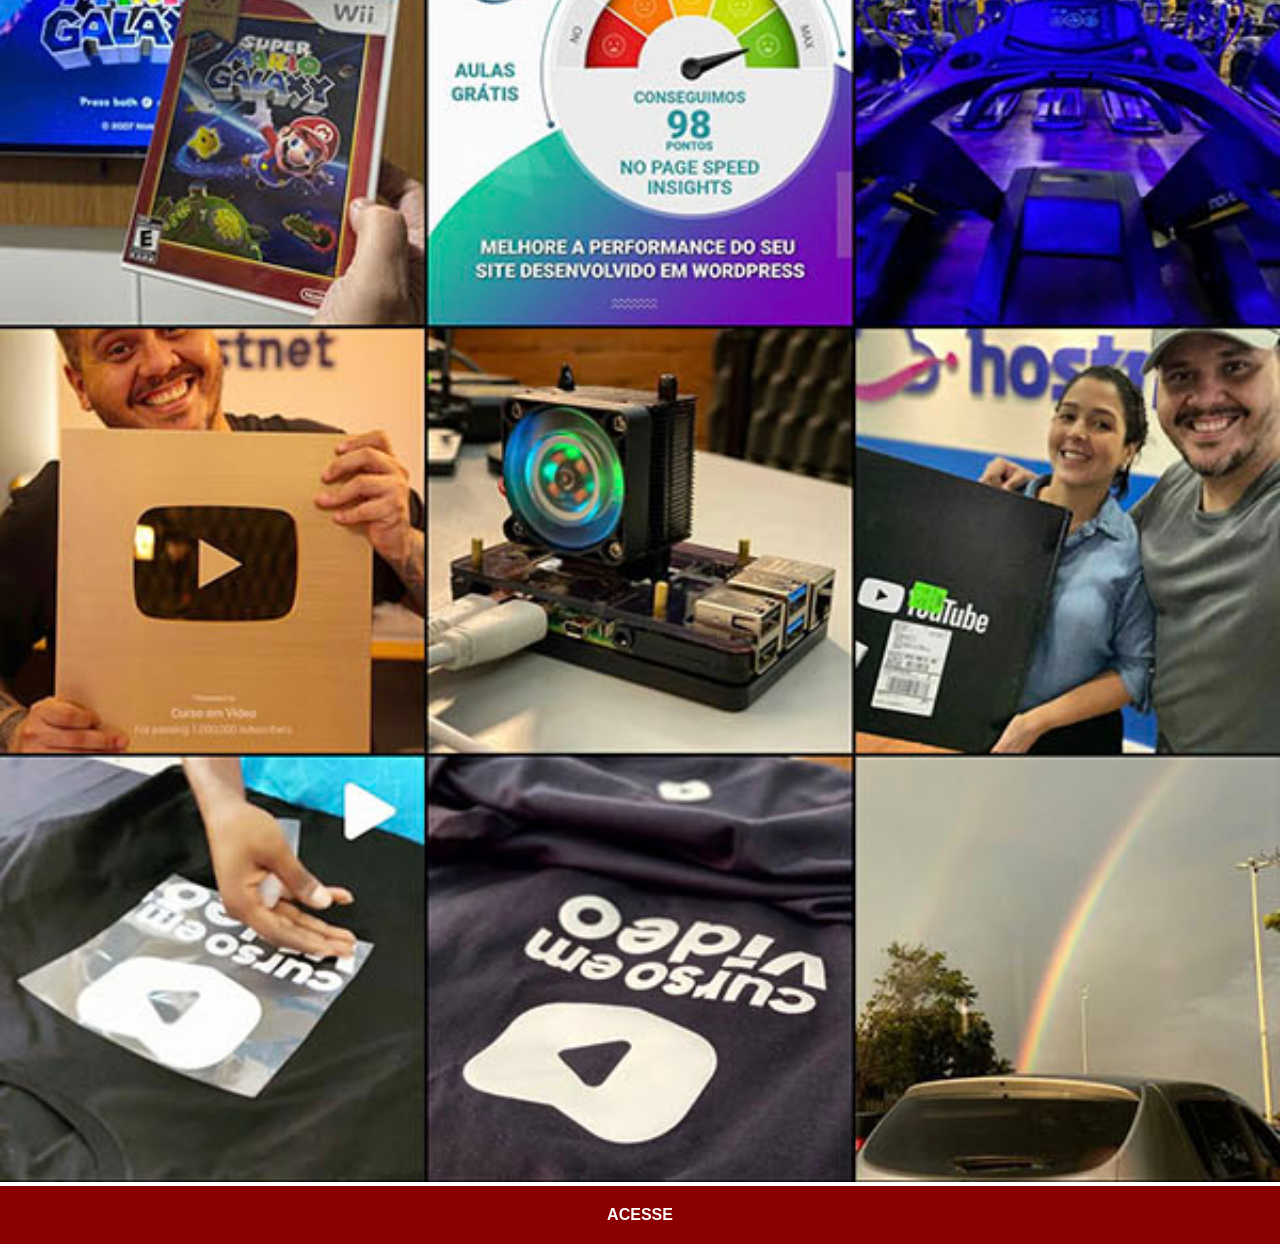
<file: instagram.html>
<!DOCTYPE html>
<html lang="pt-br">
<head>
    <meta charset="UTF-8">
    <meta name="viewport" content="width=device-width, initial-scale=1.0">
    <title>Instagram</title>
    <link rel="stylesheet" href="estilos/social.css">
</head>
<body>
    <img src="imagens/tela-instagram.jpg" alt="">
    <a href="https://www.instagram.com/gustavoguanabara/" target="_blank">ACESSE</a>
</body>
</html>
</file>
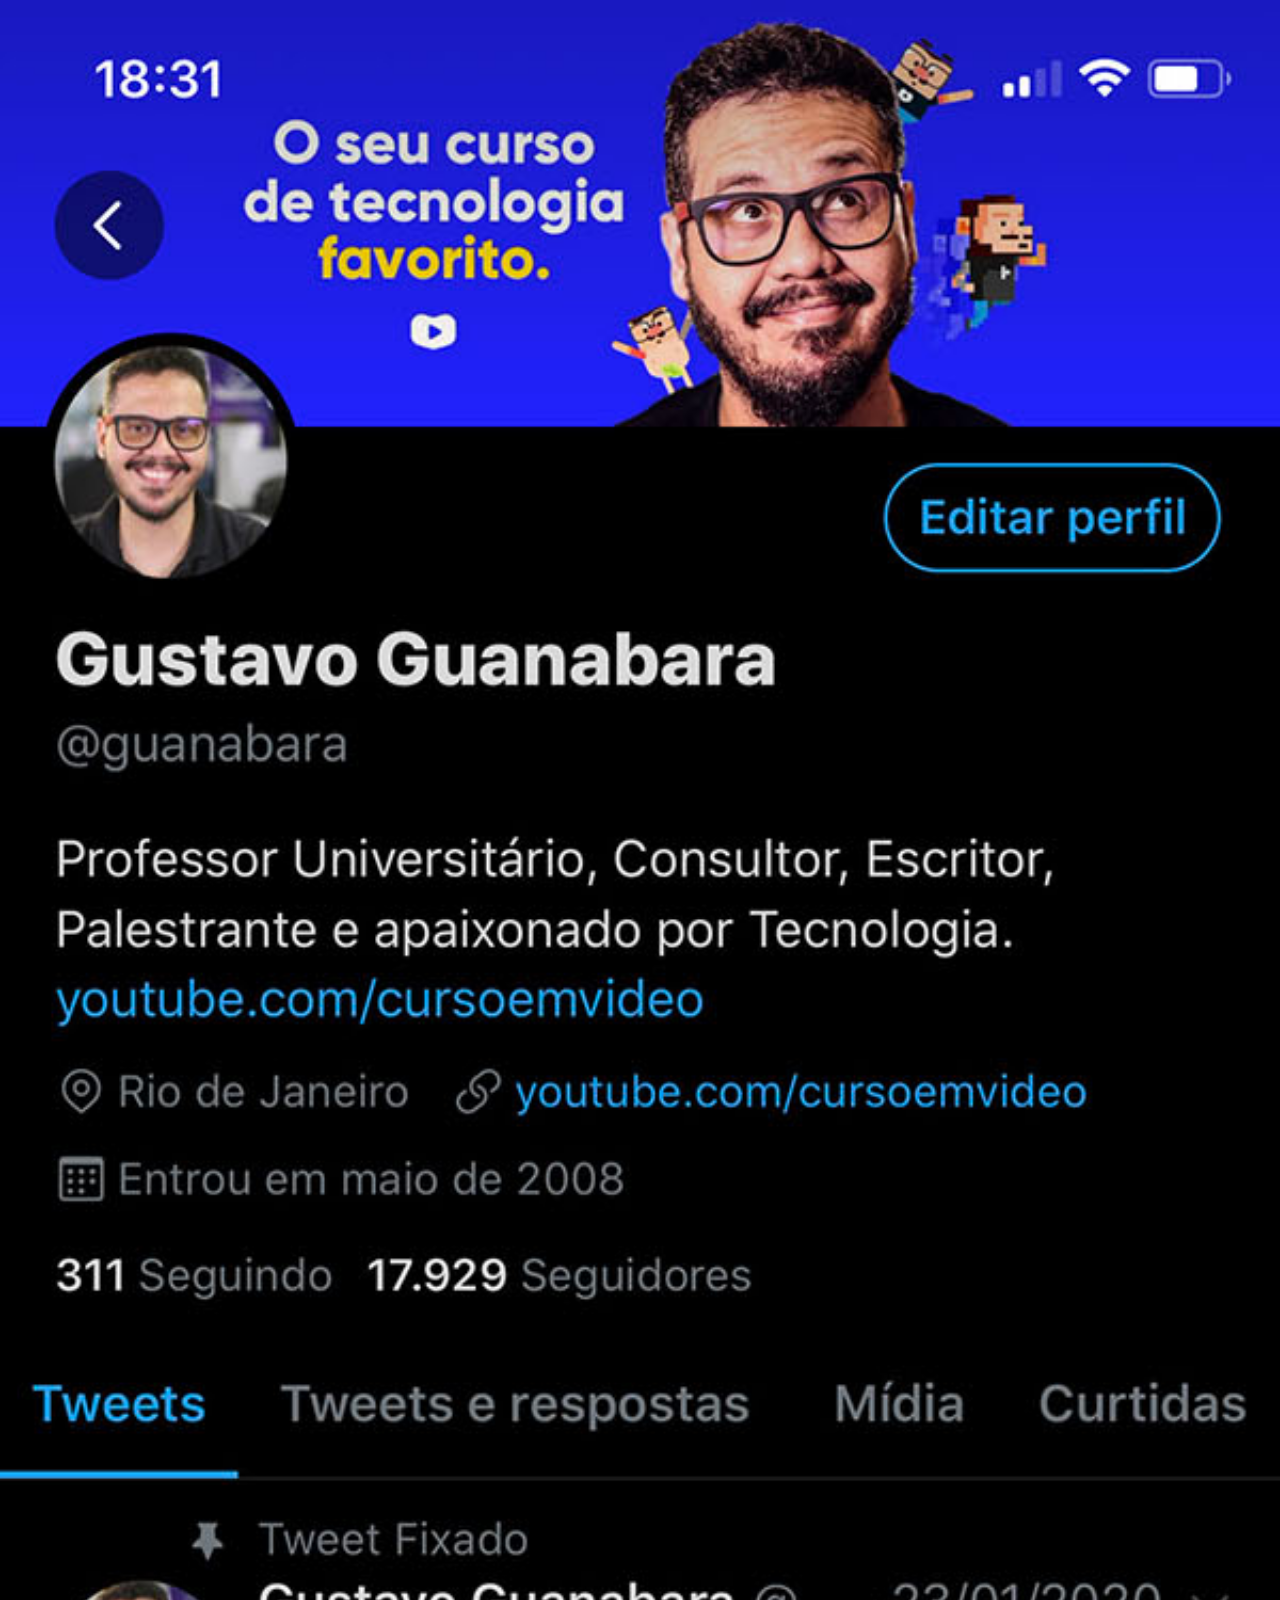
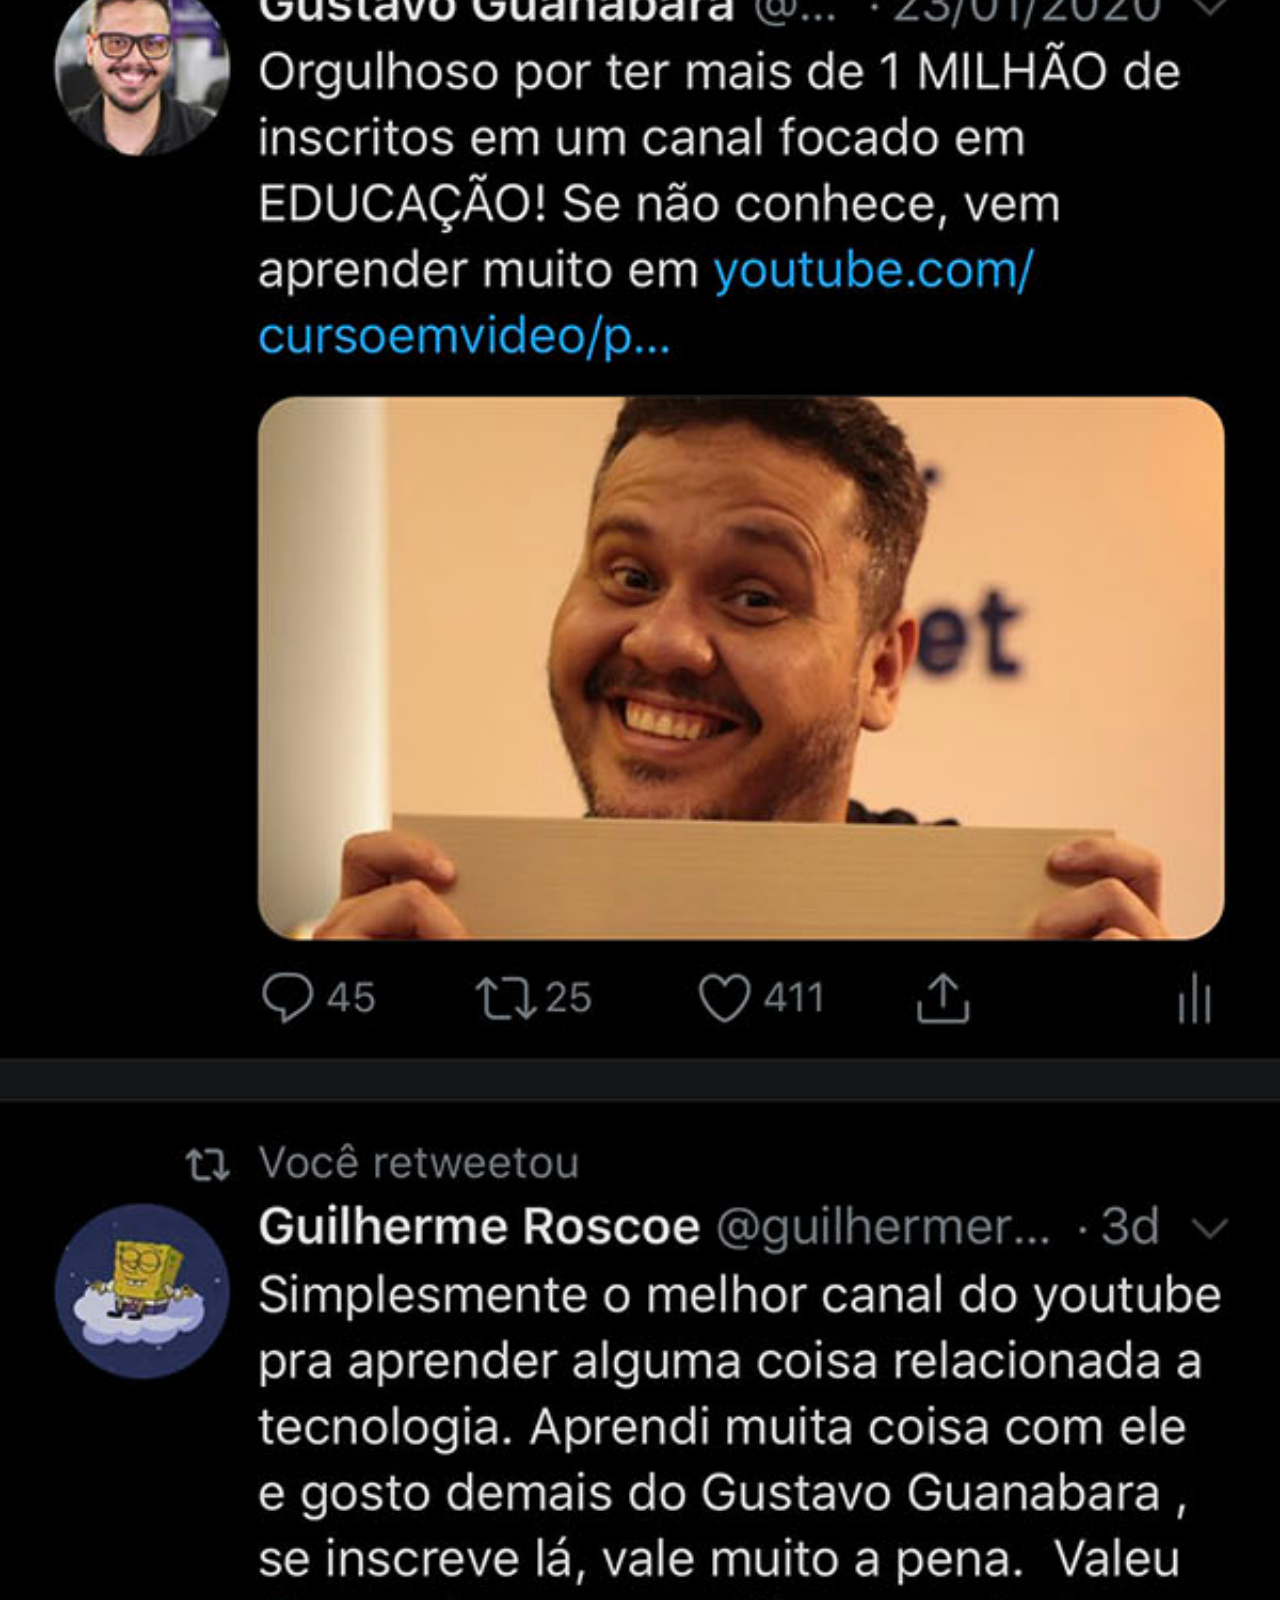
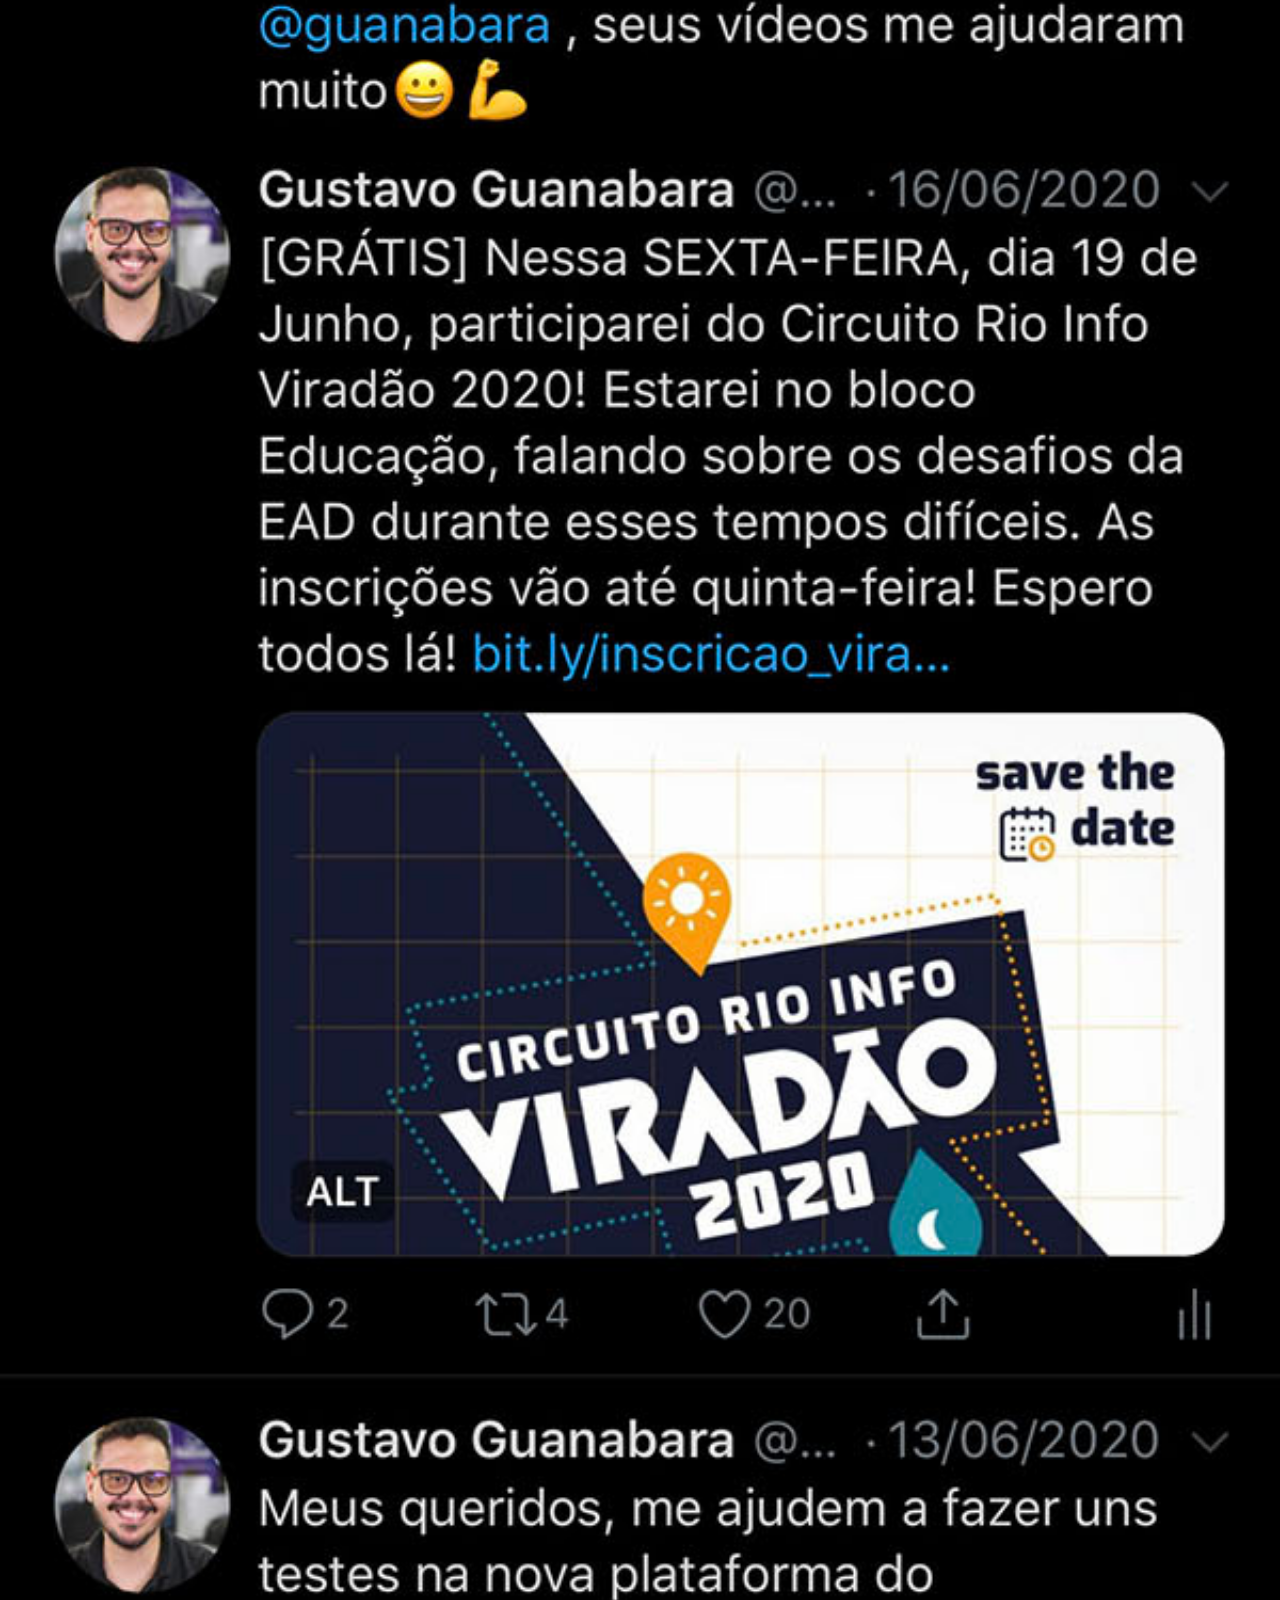
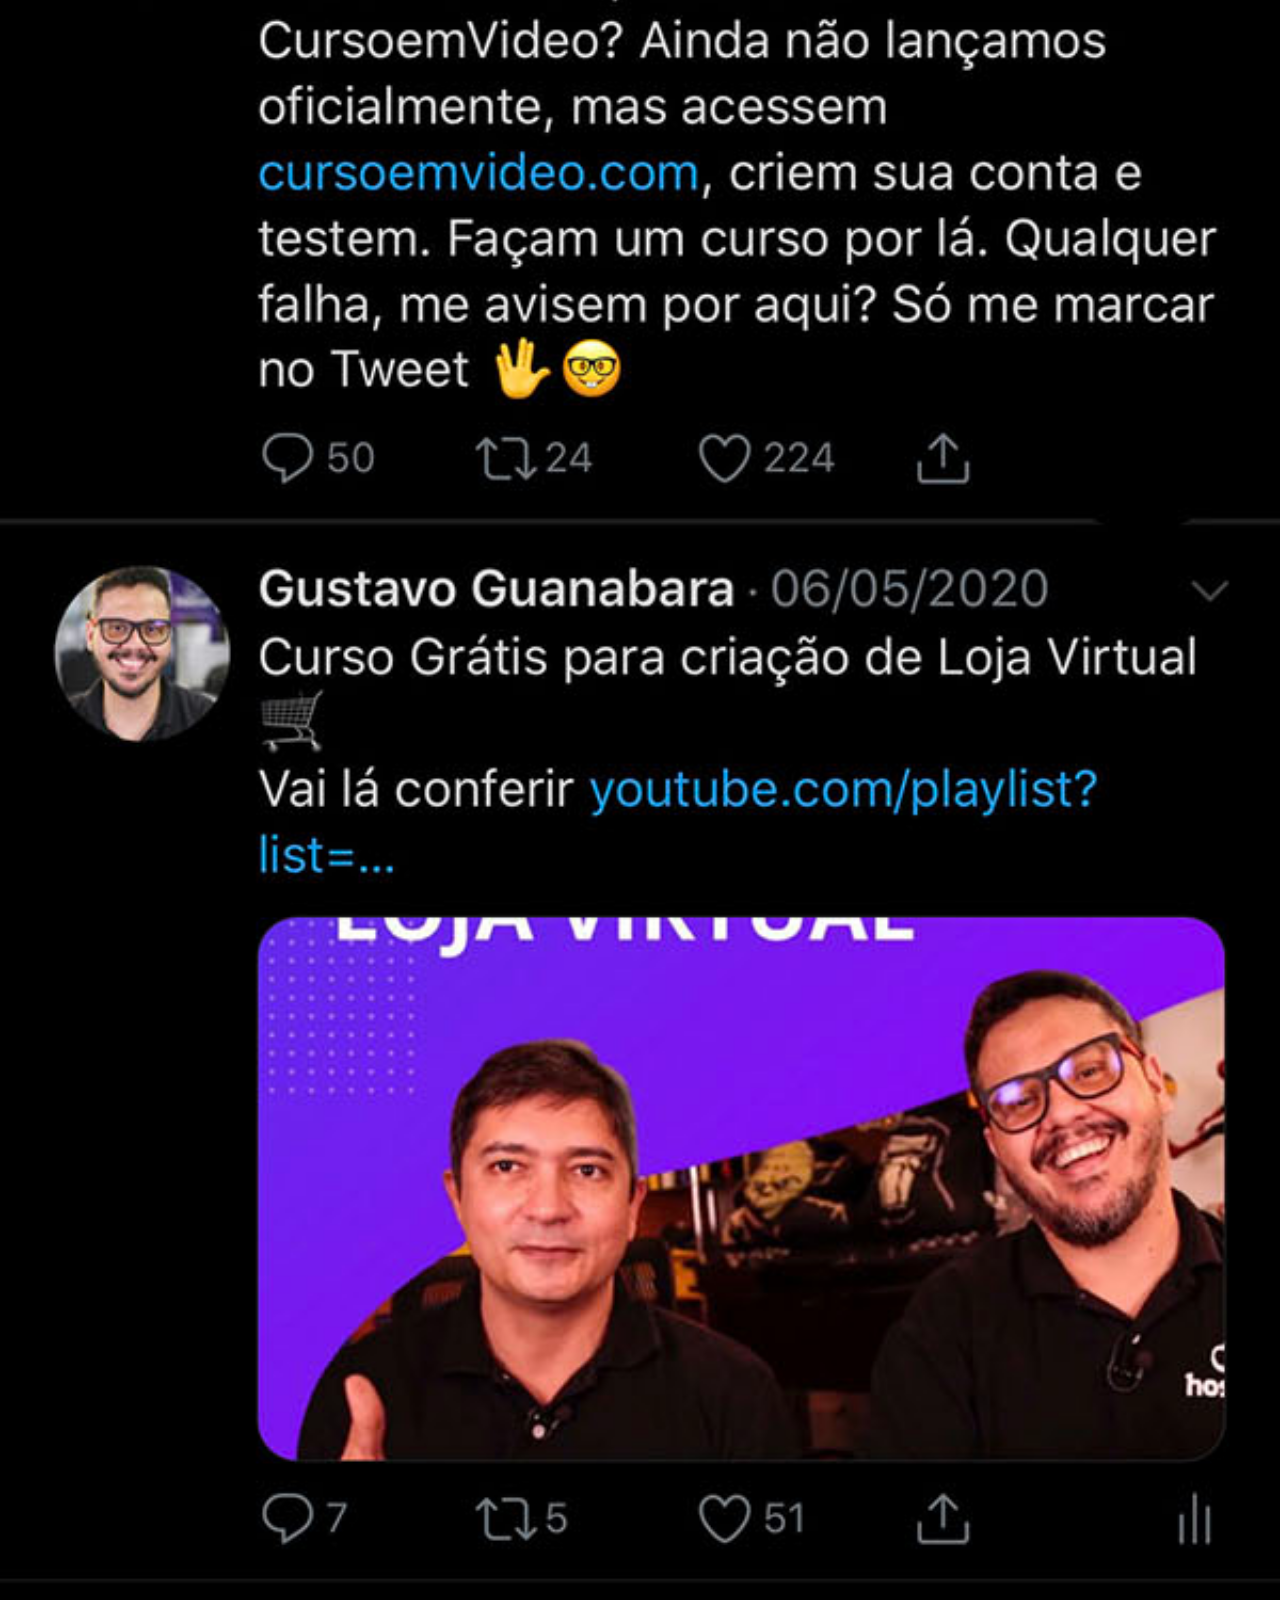
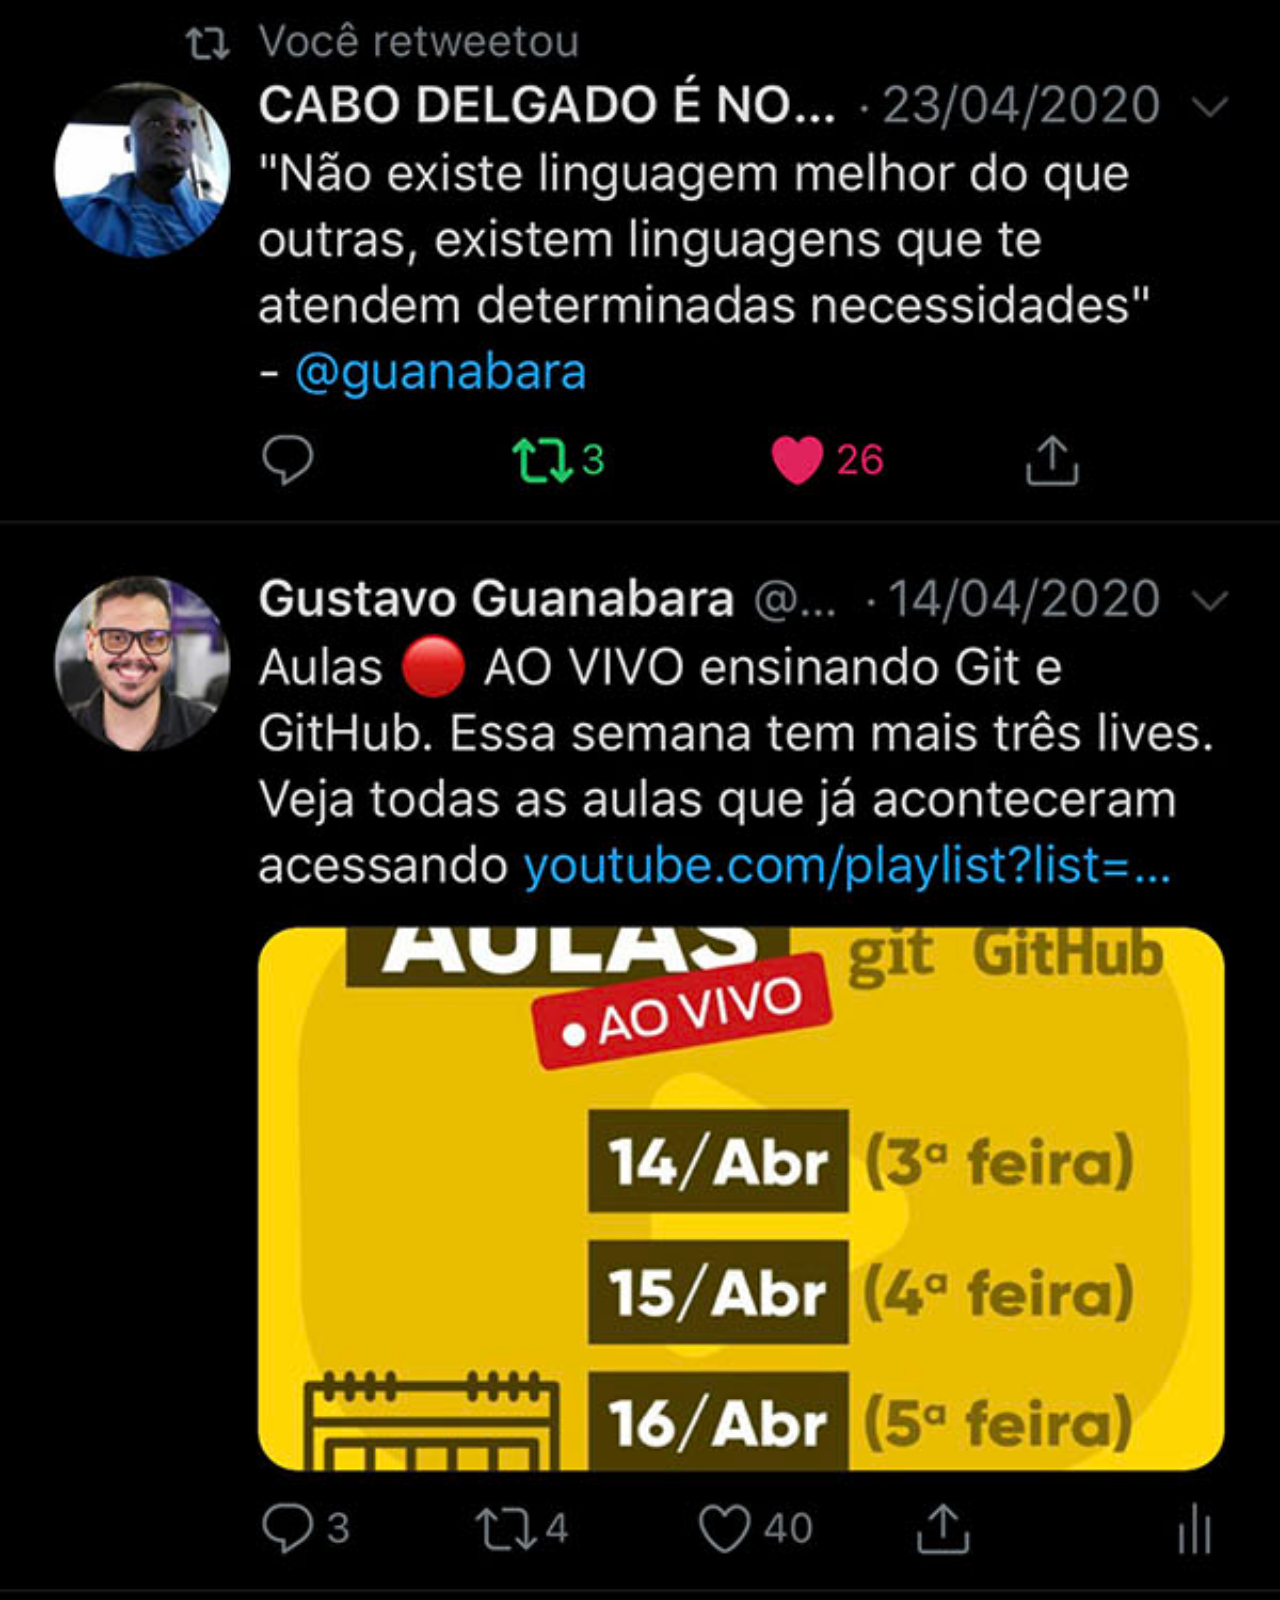
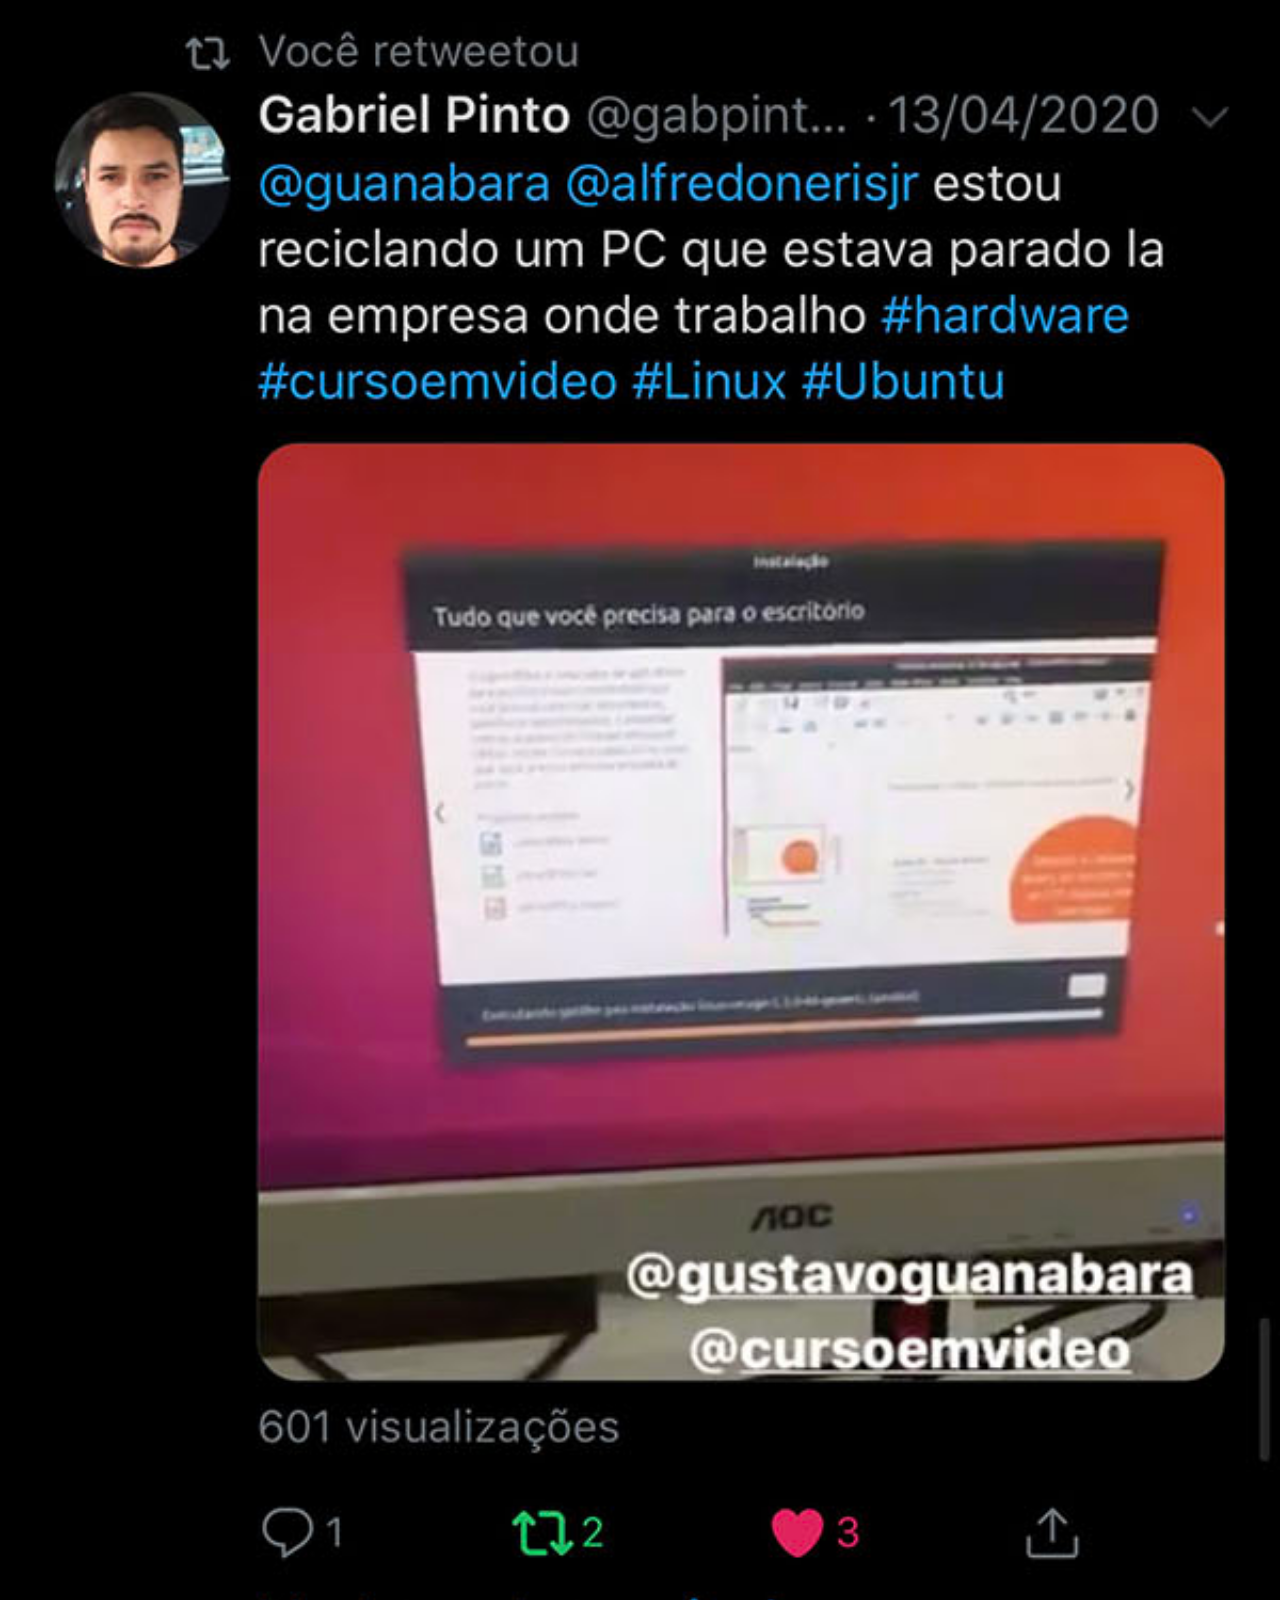
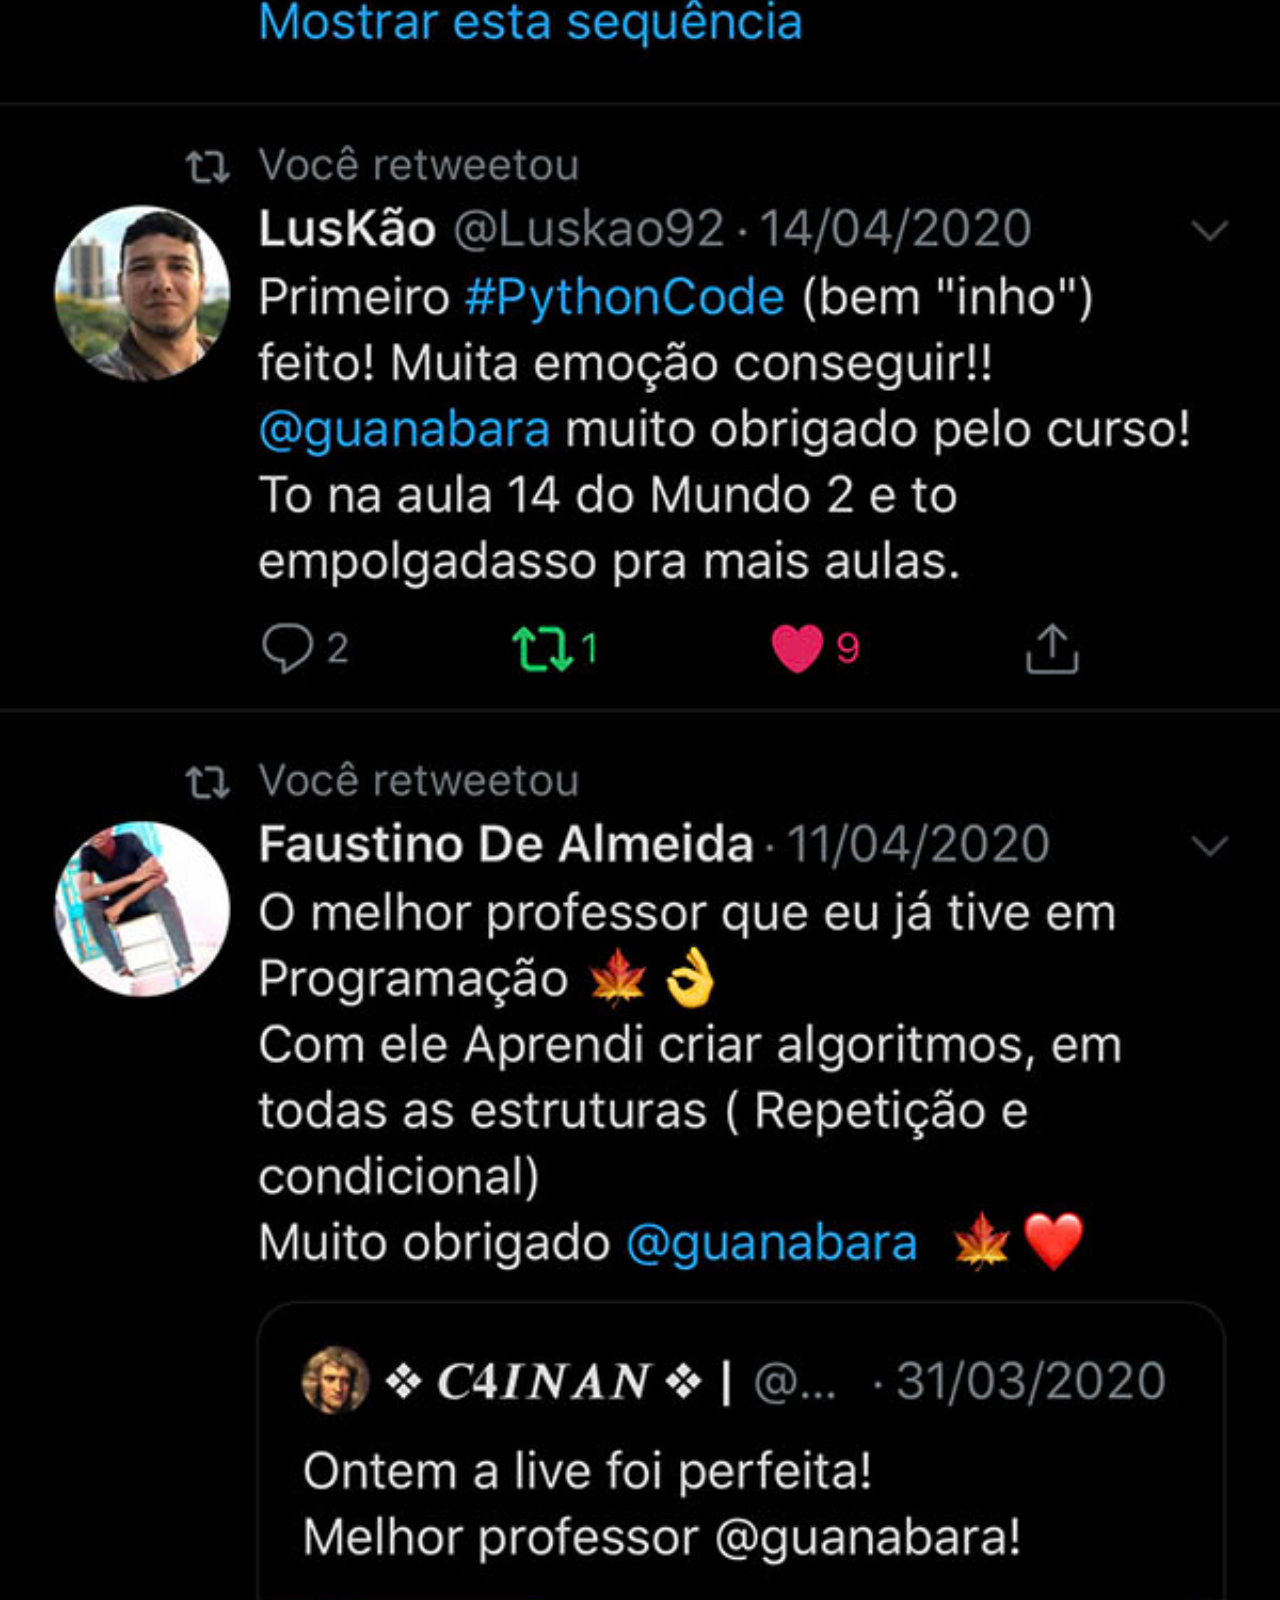
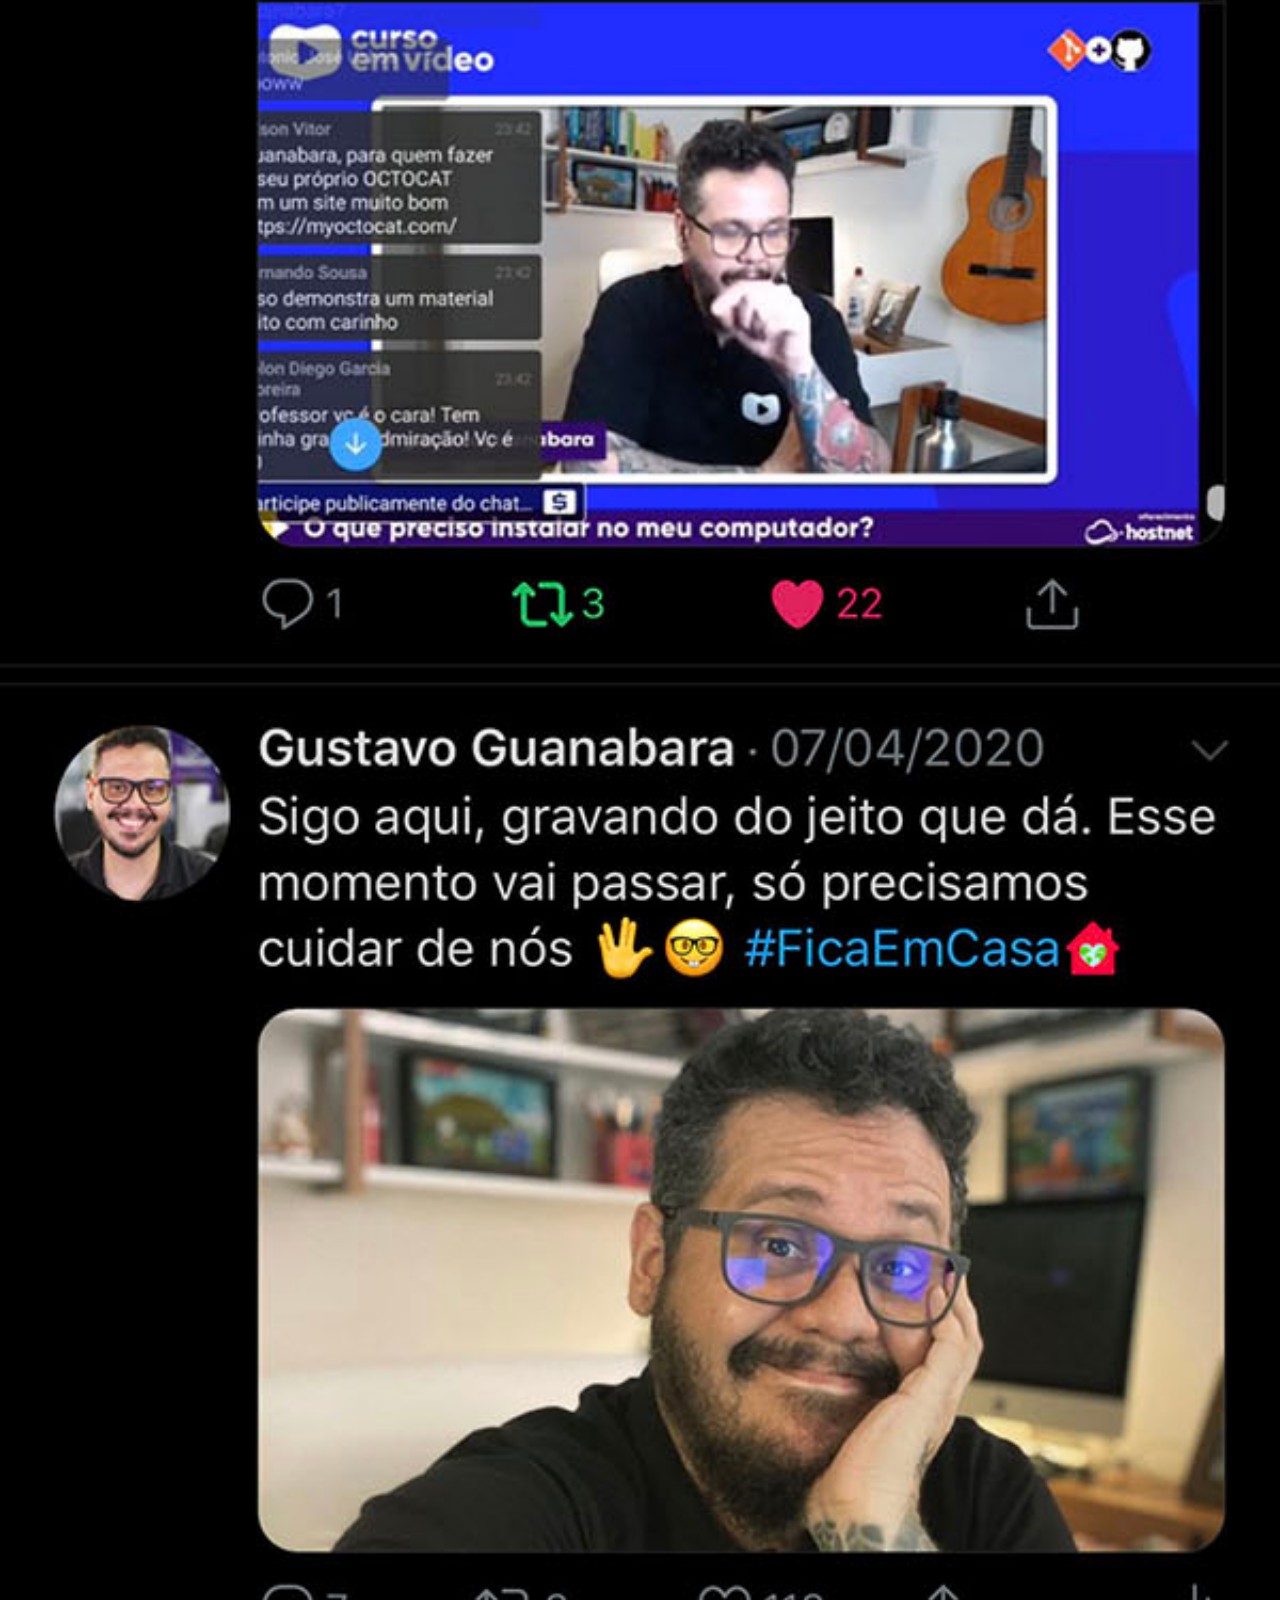
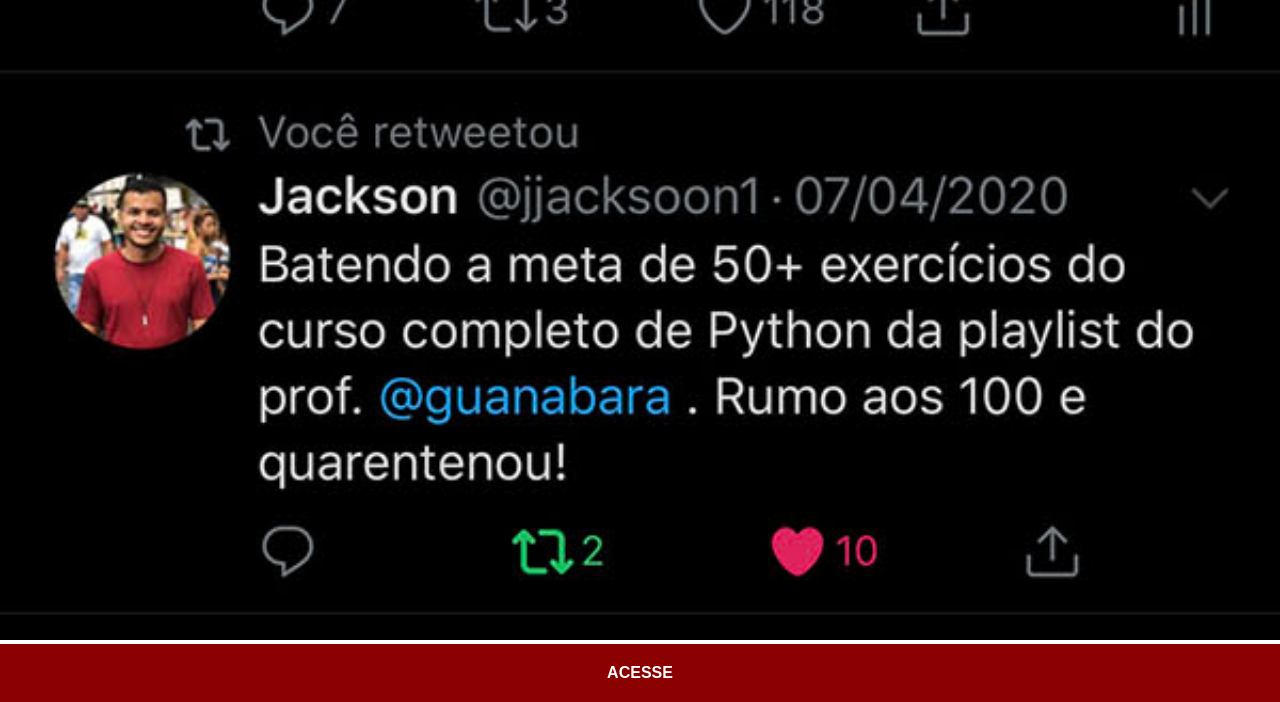
<file: twitter.html>
<!DOCTYPE html>
<html lang="pt-br">
<head>
    <meta charset="UTF-8">
    <meta name="viewport" content="width=device-width, initial-scale=1.0">
    <title>Twitter</title>
    <link rel="stylesheet" href="estilos/social.css">
</head>
<body>
    <img src="imagens/tela-twitter.jpg" alt="Twitter">
    <a href="https://twitter.com/guanabara" target="_blank">ACESSE</a>

</body>
</html>
</file>
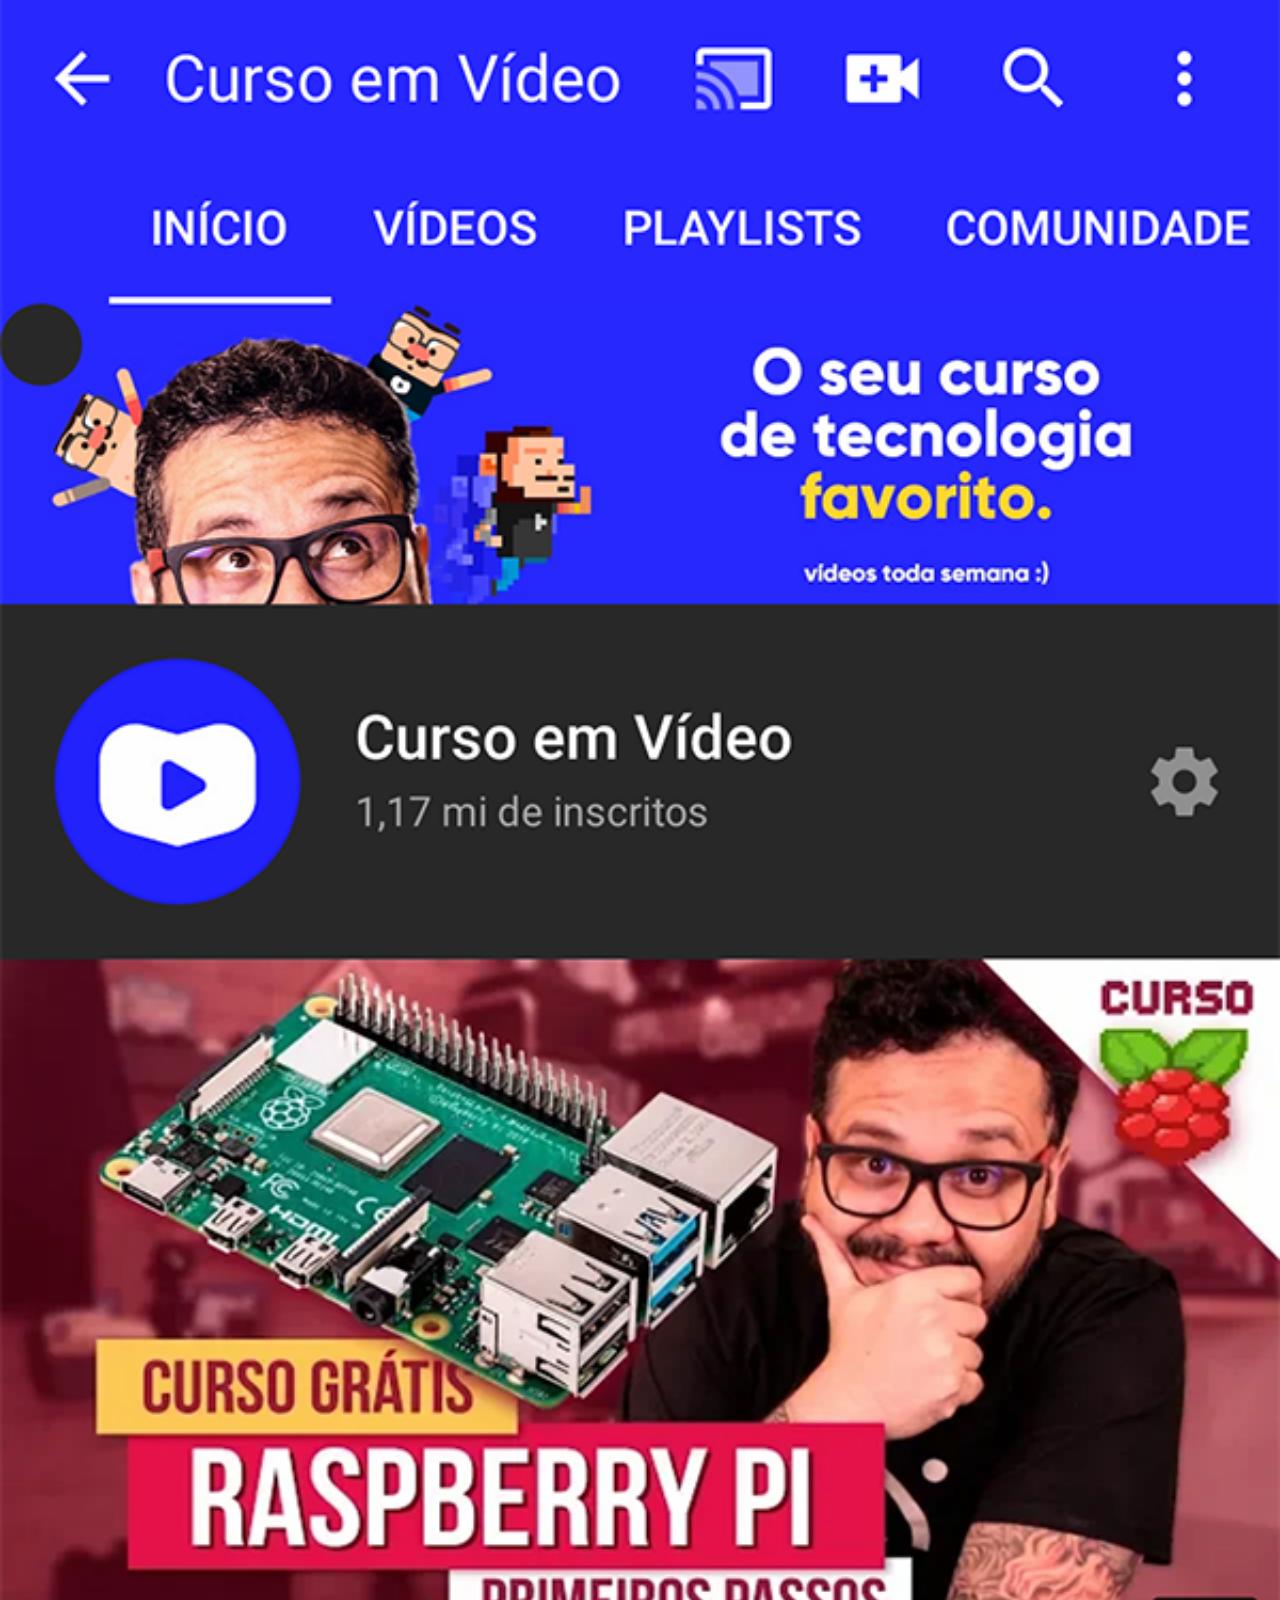
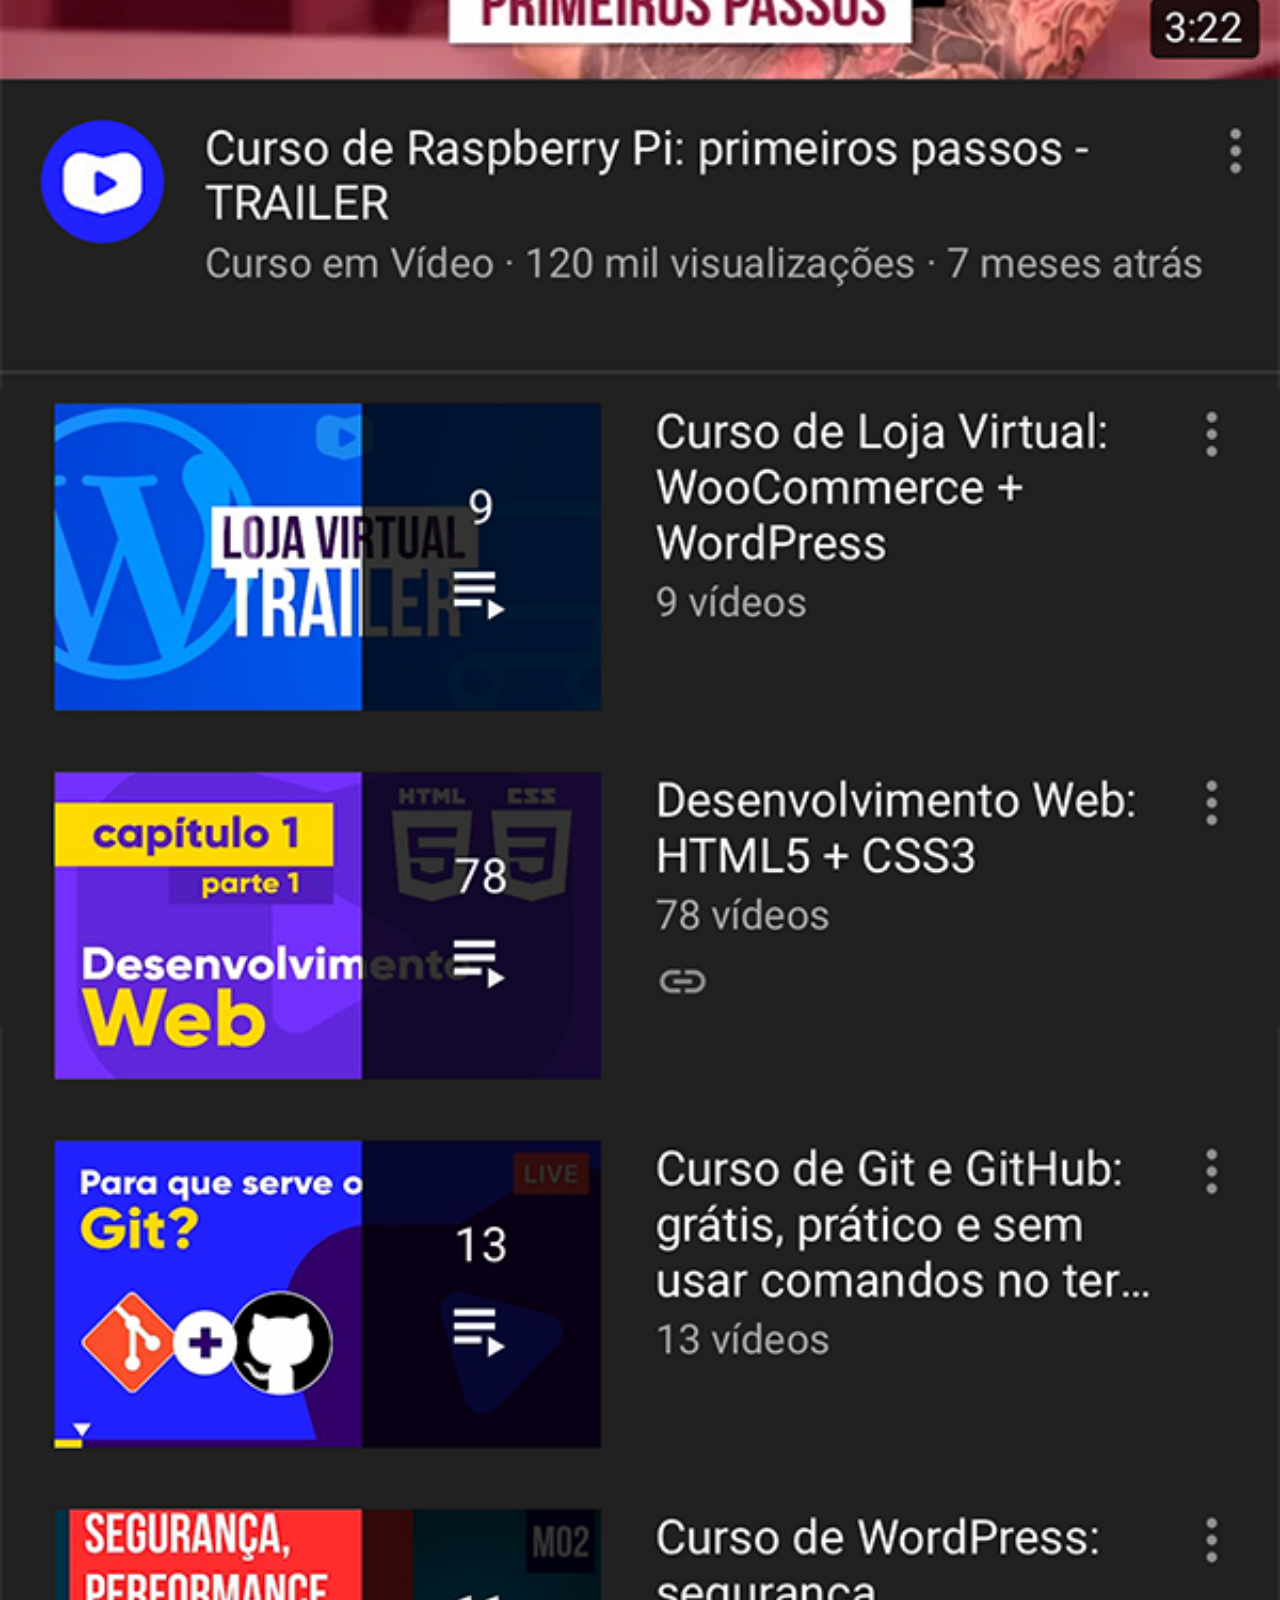
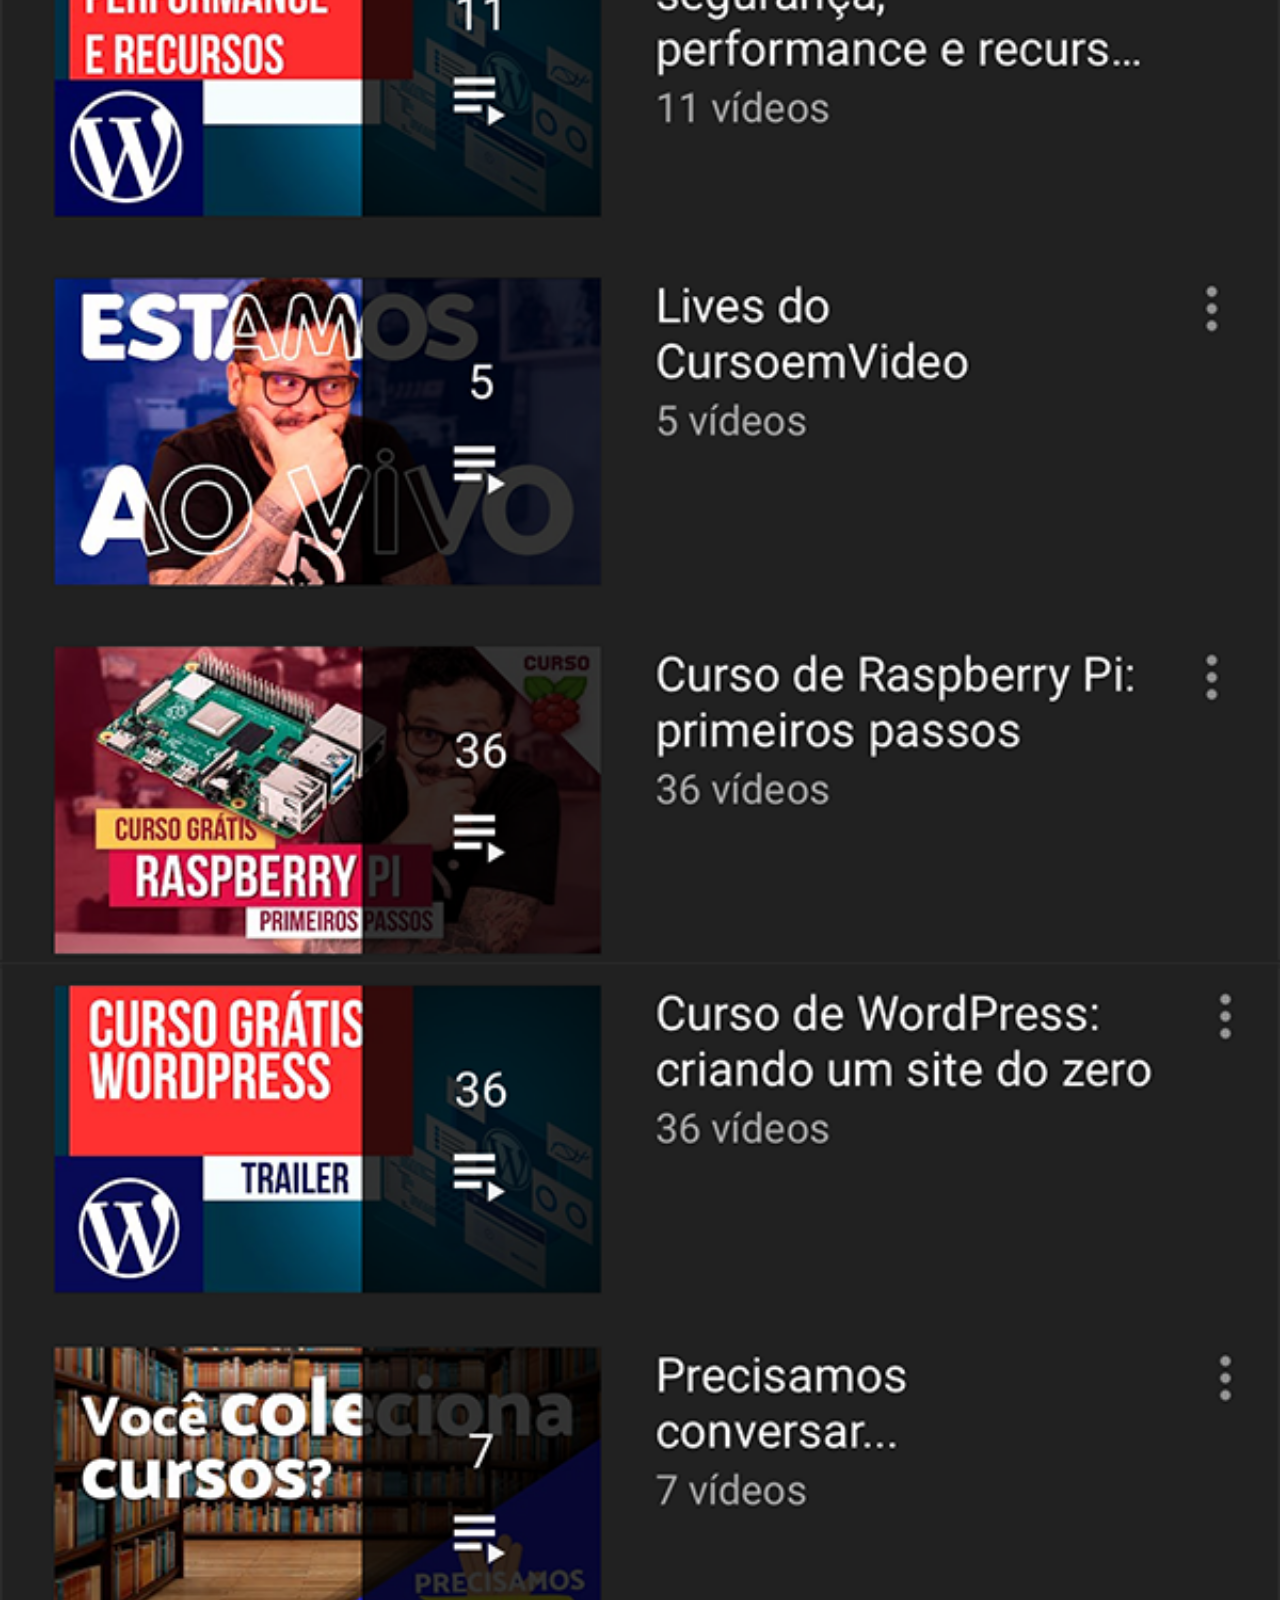
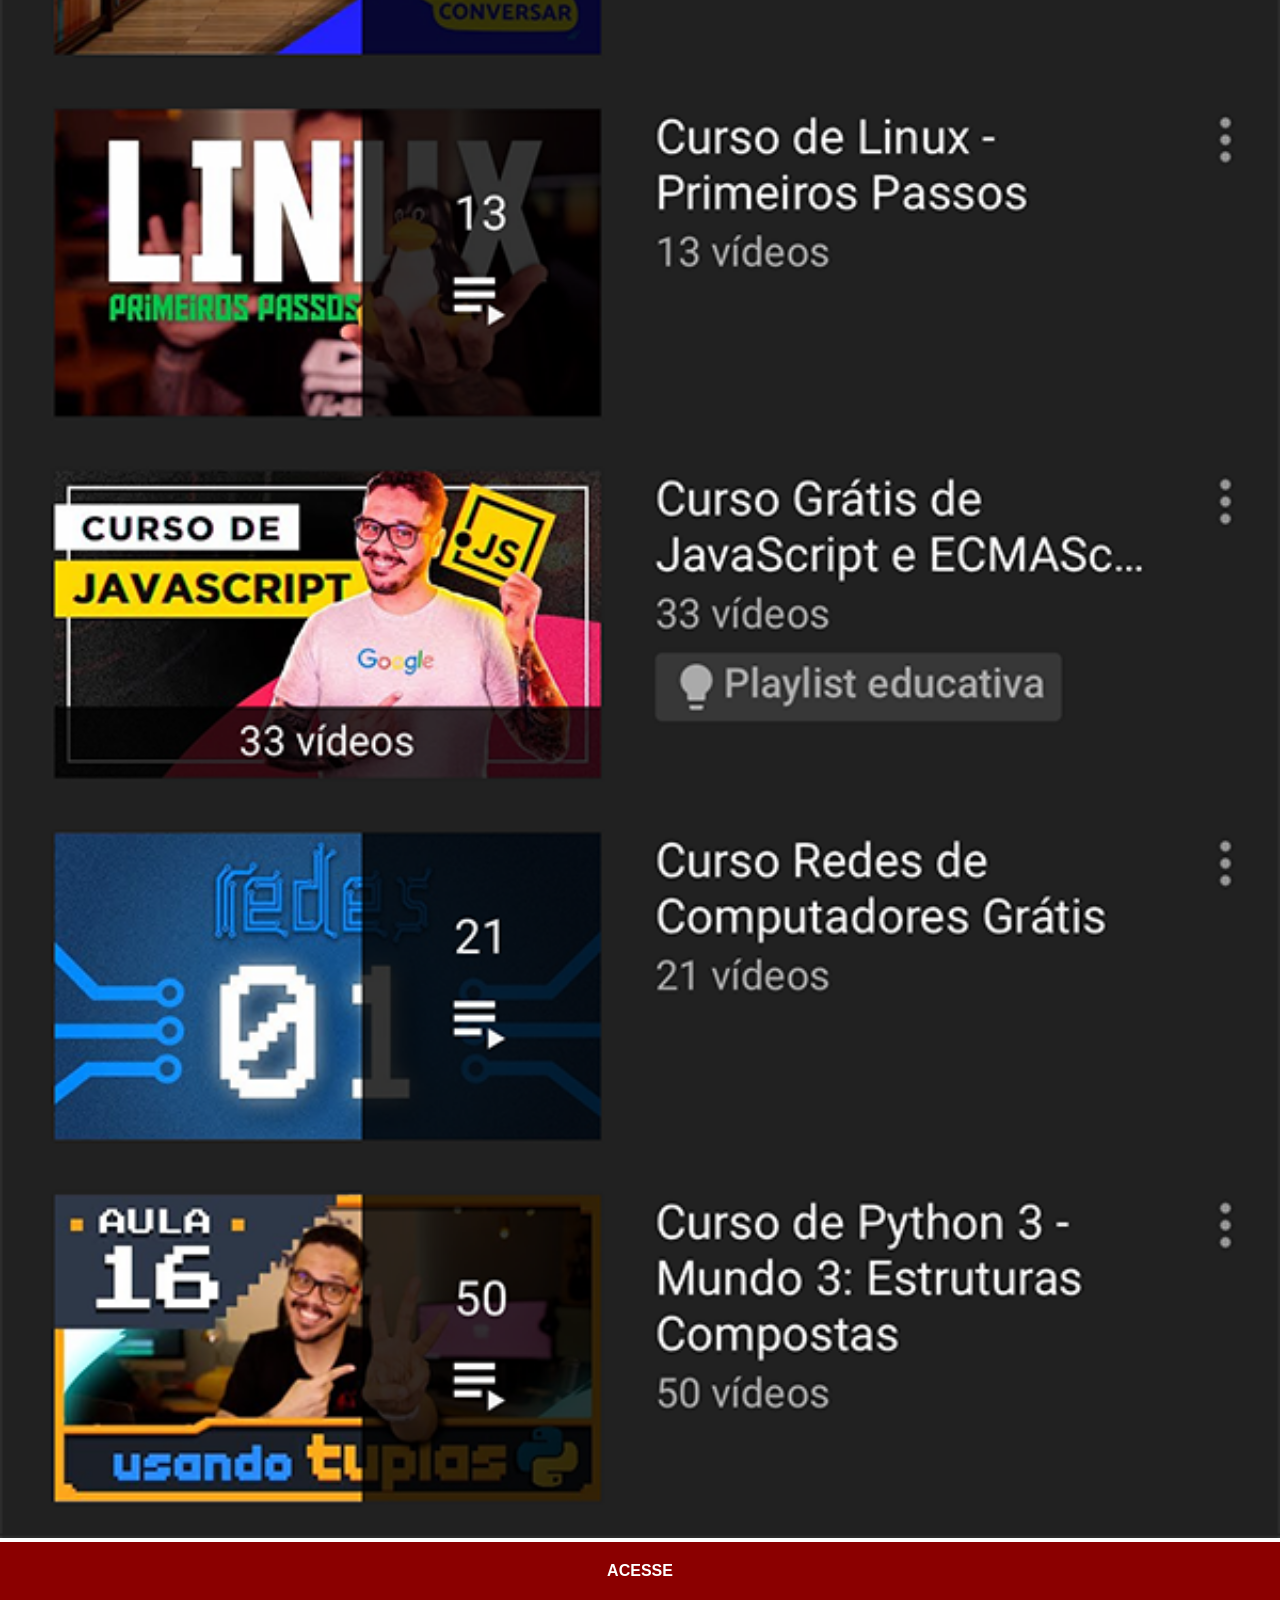
<file: youtube.html>
<!DOCTYPE html>
<html lang="pt-br">
<head>
    <meta charset="UTF-8">
    <meta name="viewport" content="width=device-width, initial-scale=1.0">
    <title>Youtube</title>
    <link rel="stylesheet" href="estilos/social.css">
</head>
<body>
    <img src="imagens/tela-youtube.png" alt="Youtube">
    <a href="https://www.youtube.com/@cursoemvideo/playlists" target="_blank">ACESSE</a>
</body>
</html>
</file>
<file: estilos/style.css>
@charset "UTF-8";

*{
    margin: 0px;
    padding: 0px;
    font-family: Arial, Helvetica, sans-serif;
}

html, body{
    height: 100vh;
    width: 100vw;
    background-color: black;
}
body{
    background: url('../imagens/fundo-madeira.jpg') no-repeat top center;
    background-size: cover;
    background-attachment: fixed;
}

main{
    position: relative;
    height: 100vh;  
}

section#telefone{
     position: absolute;
     top: 50%;
     left: 50%;
     transform: translate(-50%,-50%);
     height: 627px;
     width: 311px;
     background: url('../imagens/frame-iphone.png') no-repeat;
}

iframe#tela{
    position: relative;
    top: 80px;
    left: 22px;
    width: 268px;
    height: 471px;
}

section#redes_sociais{
    text-align: right;
}

section#redes_sociais img{
    width: 50px;
    margin: 10px;
    border-radius: 50%;
    box-shadow: 2px 2px 5px rgba(0,0,0,0.400);
    box-sizing: border-box;
}

section#redes_sociais img:hover{
    border: 2px solid rgba(255, 255, 255, 0.637);
    transform: translate(-3px, -3px);
    box-shadow: 5px 5px 10px rgba(0,0,0,0.623);
    transition: transform .3s, border 1s;
}
</file>
<file: estilos/social.css>
@charset "UTF-8";

* {
    margin: 0;
    padding: 0;
    font-family: Arial, Helvetica, sans-serif;
}

::-webkit-scrollbar {
    width: 0px;
    height: 0px;
}

img {
    width: 100vw;
}

a {
    display: block;
    background-color: darkred;
    color: white;
    padding: 20px;
    text-align: center;
    font-weight: bolder;
    text-decoration: none;
}

a:hover {
    background-color: red;
}
</file>
